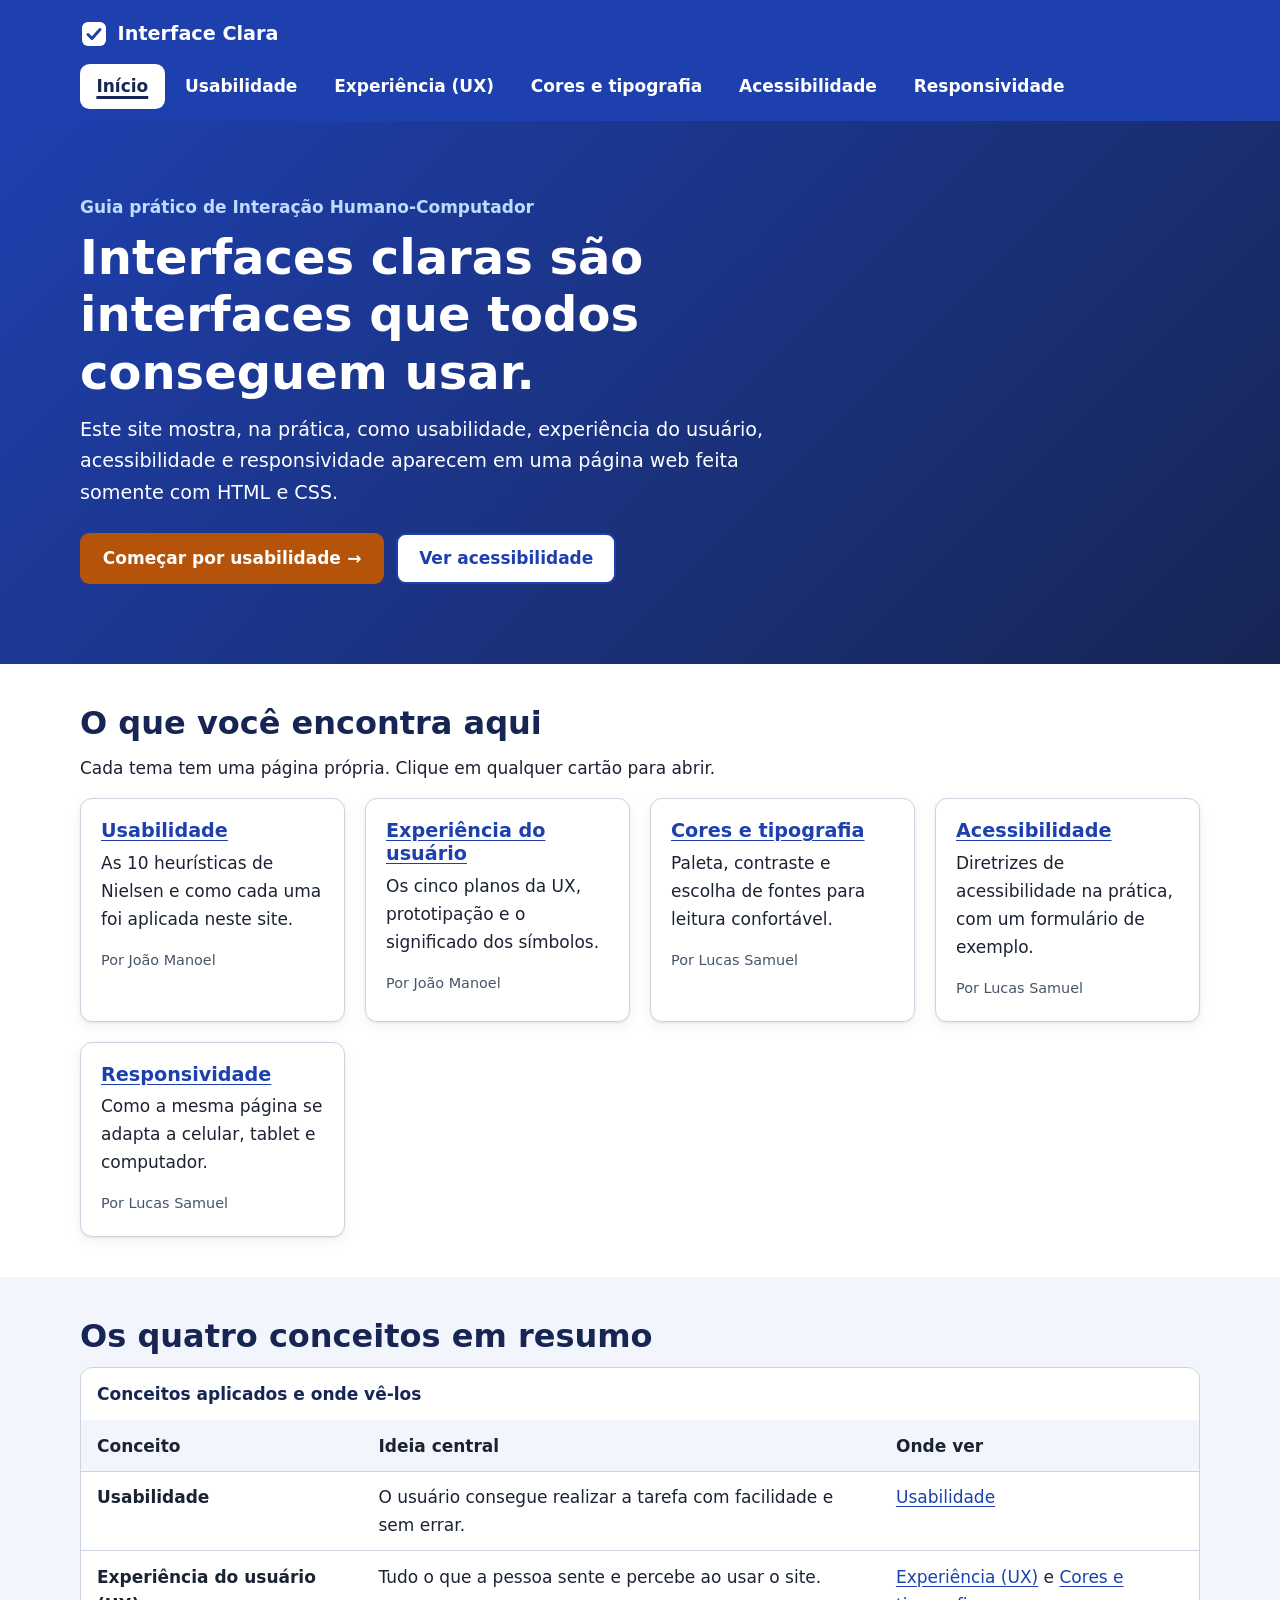
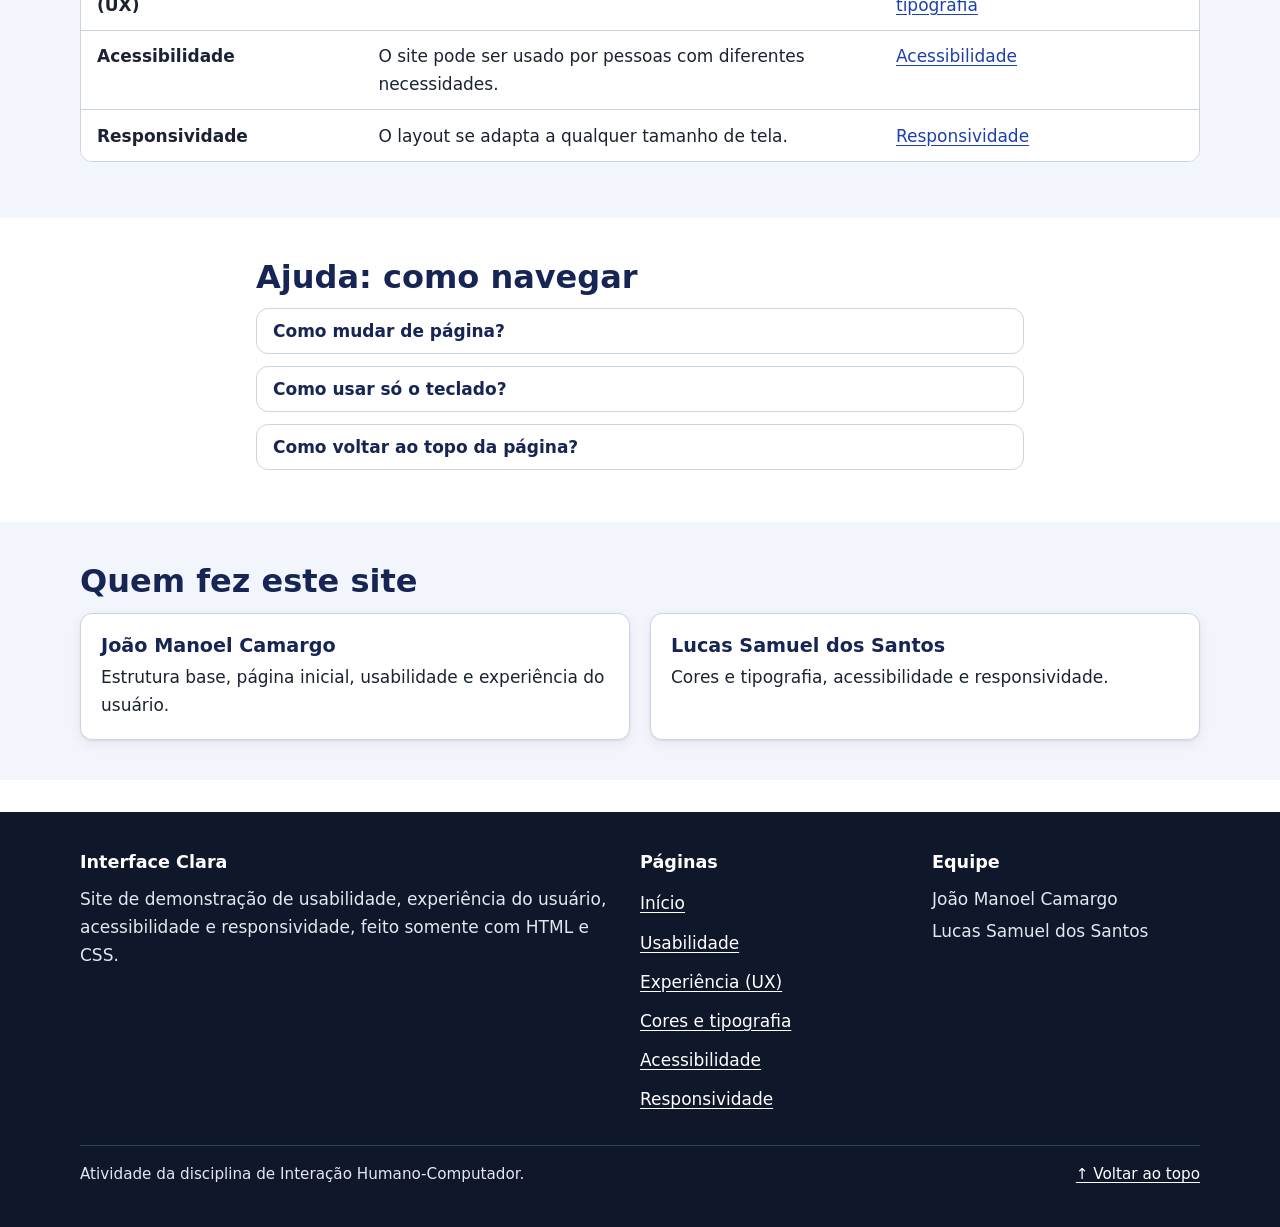
<file: index.html>
<!DOCTYPE html>
<html lang="pt-BR">
<head>
  <meta charset="UTF-8">
  <meta name="viewport" content="width=device-width, initial-scale=1">
  <meta name="description" content="Site de demonstração de usabilidade, UX, acessibilidade e responsividade feito com HTML e CSS.">
  <meta name="theme-color" content="#1e40af">
  <title>Início — Interface Clara</title>
  <link rel="stylesheet" href="css/base.css">
  <link rel="stylesheet" href="css/home.css">
</head>
<body>
  <a class="skip-link" href="#conteudo">Pular para o conteúdo</a>
  <header class="site-header" id="topo">
    <div class="container header-inner">
      <a class="brand" href="index.html"><svg class="brand-icone" width="28" height="28" viewBox="0 0 28 28" aria-hidden="true" focusable="false"><rect x="2" y="2" width="24" height="24" rx="6" fill="#fff"/><path d="M8 14.5l4 4 8-9" fill="none" stroke="#1e40af" stroke-width="3" stroke-linecap="round" stroke-linejoin="round"/></svg><span>Interface Clara</span></a>
      <nav aria-label="Menu principal">
        <ul class="menu">
          <li><a href="index.html" aria-current="page">Início</a></li>
          <li><a href="heuristicas.html">Usabilidade</a></li>
          <li><a href="ux.html">Experiência (UX)</a></li>
          <li><a href="cores-tipografia.html">Cores e tipografia</a></li>
          <li><a href="acessibilidade.html">Acessibilidade</a></li>
          <li><a href="responsividade.html">Responsividade</a></li>
        </ul>
      </nav>
    </div>
  </header>

  <main id="conteudo">
    <section class="hero" aria-labelledby="hero-t">
      <div class="container">
        <p class="hero-sobre">Guia prático de Interação Humano-Computador</p>
        <h1 id="hero-t">Interfaces claras são interfaces que todos conseguem usar.</h1>
        <p class="lead">Este site mostra, na prática, como usabilidade, experiência do usuário, acessibilidade e responsividade aparecem em uma página web feita somente com HTML e CSS.</p>
        <p class="hero-acoes">
          <a class="btn btn-principal" href="heuristicas.html">Começar por usabilidade <span aria-hidden="true">→</span></a>
          <a class="btn btn-secundario" href="acessibilidade.html">Ver acessibilidade</a>
        </p>
      </div>
    </section>

    <section class="bloco" aria-labelledby="temas-t">
      <div class="container">
        <h2 id="temas-t">O que você encontra aqui</h2>
        <p>Cada tema tem uma página própria. Clique em qualquer cartão para abrir.</p>
        <div class="cards">
          <article class="card card-link">
            <h3><a href="heuristicas.html">Usabilidade</a></h3>
            <p>As 10 heurísticas de Nielsen e como cada uma foi aplicada neste site.</p>
            <p class="card-autor">Por João Manoel</p>
          </article>
          <article class="card card-link">
            <h3><a href="ux.html">Experiência do usuário</a></h3>
            <p>Os cinco planos da UX, prototipação e o significado dos símbolos.</p>
            <p class="card-autor">Por João Manoel</p>
          </article>
          <article class="card card-link">
            <h3><a href="cores-tipografia.html">Cores e tipografia</a></h3>
            <p>Paleta, contraste e escolha de fontes para leitura confortável.</p>
            <p class="card-autor">Por Lucas Samuel</p>
          </article>
          <article class="card card-link">
            <h3><a href="acessibilidade.html">Acessibilidade</a></h3>
            <p>Diretrizes de acessibilidade na prática, com um formulário de exemplo.</p>
            <p class="card-autor">Por Lucas Samuel</p>
          </article>
          <article class="card card-link">
            <h3><a href="responsividade.html">Responsividade</a></h3>
            <p>Como a mesma página se adapta a celular, tablet e computador.</p>
            <p class="card-autor">Por Lucas Samuel</p>
          </article>
        </div>
      </div>
    </section>

    <section class="bloco bloco-suave" aria-labelledby="conceitos-t">
      <div class="container">
        <h2 id="conceitos-t">Os quatro conceitos em resumo</h2>
        <div class="tabela-wrap" role="region" aria-label="Conceitos aplicados e onde vê-los" tabindex="0">
          <table>
            <caption>Conceitos aplicados e onde vê-los</caption>
            <thead><tr><th scope="col">Conceito</th><th scope="col">Ideia central</th><th scope="col">Onde ver</th></tr></thead>
            <tbody>
            <tr><th scope="row">Usabilidade</th><td>O usuário consegue realizar a tarefa com facilidade e sem errar.</td><td><a href="heuristicas.html">Usabilidade</a></td></tr>
            <tr><th scope="row">Experiência do usuário (UX)</th><td>Tudo o que a pessoa sente e percebe ao usar o site.</td><td><a href="ux.html">Experiência (UX)</a> e <a href="cores-tipografia.html">Cores e tipografia</a></td></tr>
            <tr><th scope="row">Acessibilidade</th><td>O site pode ser usado por pessoas com diferentes necessidades.</td><td><a href="acessibilidade.html">Acessibilidade</a></td></tr>
            <tr><th scope="row">Responsividade</th><td>O layout se adapta a qualquer tamanho de tela.</td><td><a href="responsividade.html">Responsividade</a></td></tr>
            </tbody>
          </table>
        </div>
      </div>
    </section>

    <section class="bloco" aria-labelledby="ajuda-t">
      <div class="container ajuda">
        <h2 id="ajuda-t">Ajuda: como navegar</h2>
        <details>
          <summary>Como mudar de página?</summary>
          <p>Use o menu no topo. A página em que você está fica com fundo branco e sublinhado. No fim de cada página há botões de “Anterior” e “Próxima”.</p>
        </details>
        <details>
          <summary>Como usar só o teclado?</summary>
          <p>Use <kbd>Tab</kbd> para avançar e <kbd>Shift</kbd> + <kbd>Tab</kbd> para voltar. Aperte <kbd>Enter</kbd> para abrir um link. O item selecionado fica com um contorno bem visível. O primeiro <kbd>Tab</kbd> mostra o atalho “Pular para o conteúdo”.</p>
        </details>
        <details>
          <summary>Como voltar ao topo da página?</summary>
          <p>Use o link “↑ Voltar ao topo” no rodapé de todas as páginas.</p>
        </details>
      </div>
    </section>

    <section class="bloco bloco-suave" aria-labelledby="equipe-t">
      <div class="container">
        <h2 id="equipe-t">Quem fez este site</h2>
        <div class="cards">
          <article class="card">
            <h3>João Manoel Camargo</h3>
            <p>Estrutura base, página inicial, usabilidade e experiência do usuário.</p>
          </article>
          <article class="card">
            <h3>Lucas Samuel dos Santos</h3>
            <p>Cores e tipografia, acessibilidade e responsividade.</p>
          </article>
        </div>
      </div>
    </section>
  </main>

  <footer class="site-footer">
    <div class="container">
      <div class="footer-grid">
        <div>
          <h2>Interface Clara</h2>
          <p>Site de demonstração de usabilidade, experiência do usuário, acessibilidade e responsividade, feito somente com HTML e CSS.</p>
        </div>
        <nav aria-label="Páginas do site">
          <h2>Páginas</h2>
          <ul>
          <li><a href="index.html">Início</a></li>
          <li><a href="heuristicas.html">Usabilidade</a></li>
          <li><a href="ux.html">Experiência (UX)</a></li>
          <li><a href="cores-tipografia.html">Cores e tipografia</a></li>
          <li><a href="acessibilidade.html">Acessibilidade</a></li>
          <li><a href="responsividade.html">Responsividade</a></li>
          </ul>
        </nav>
        <div>
          <h2>Equipe</h2>
          <ul>
            <li>João Manoel Camargo</li>
            <li>Lucas Samuel dos Santos</li>
          </ul>
        </div>
      </div>
      <div class="footer-base">
        <p>Atividade da disciplina de Interação Humano-Computador.</p>
        <a href="#topo">↑ Voltar ao topo</a>
      </div>
    </div>
  </footer>
</body>
</html>
</file>
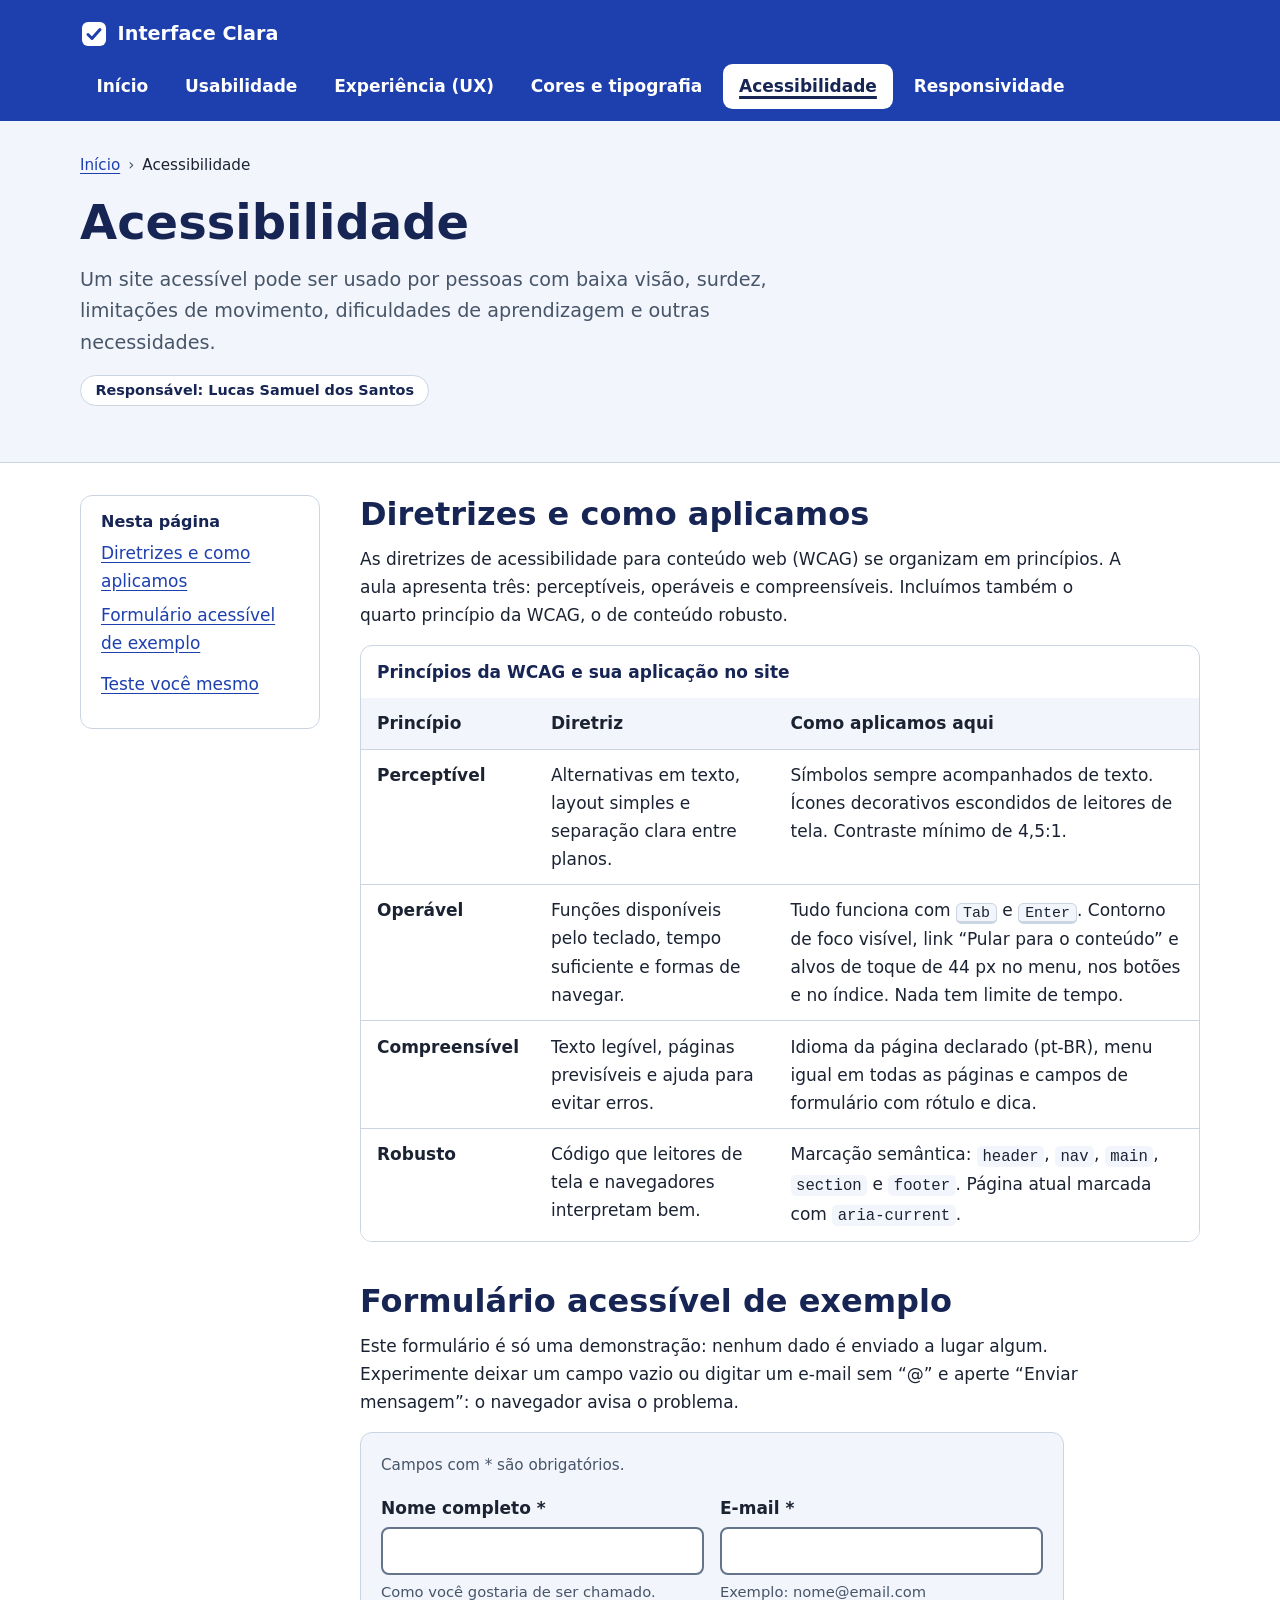
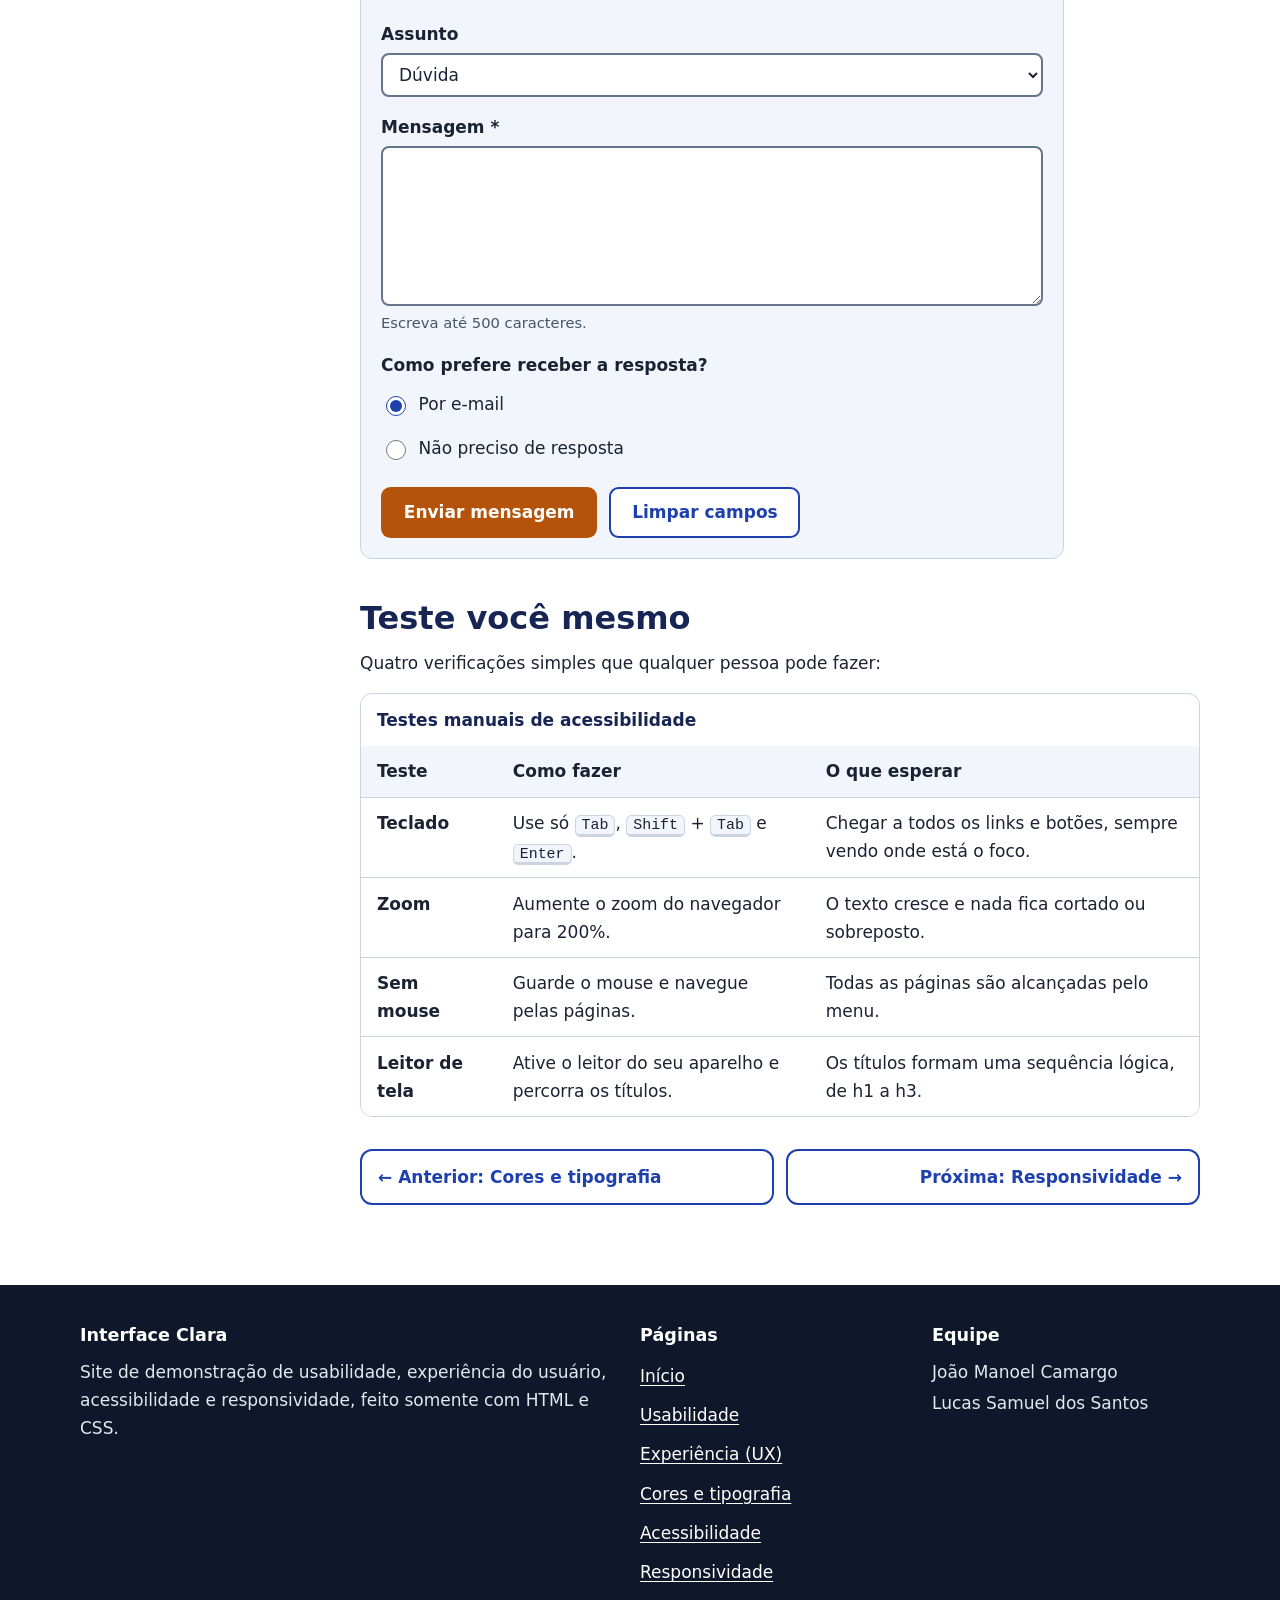
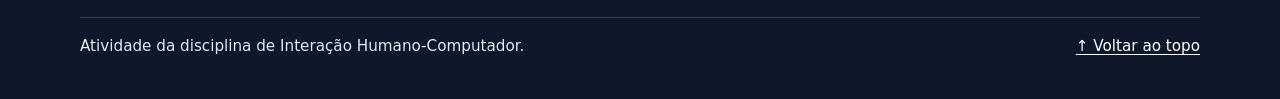
<file: acessibilidade.html>
<!DOCTYPE html>
<html lang="pt-BR">
<head>
  <meta charset="UTF-8">
  <meta name="viewport" content="width=device-width, initial-scale=1">
  <meta name="description" content="Diretrizes de acessibilidade aplicadas ao site Interface Clara, com formulário acessível de exemplo.">
  <meta name="theme-color" content="#1e40af">
  <title>Acessibilidade — Interface Clara</title>
  <link rel="stylesheet" href="css/base.css">
  <link rel="stylesheet" href="css/acessibilidade.css">
</head>
<body>
  <a class="skip-link" href="#conteudo">Pular para o conteúdo</a>
  <header class="site-header" id="topo">
    <div class="container header-inner">
      <a class="brand" href="index.html"><svg class="brand-icone" width="28" height="28" viewBox="0 0 28 28" aria-hidden="true" focusable="false"><rect x="2" y="2" width="24" height="24" rx="6" fill="#fff"/><path d="M8 14.5l4 4 8-9" fill="none" stroke="#1e40af" stroke-width="3" stroke-linecap="round" stroke-linejoin="round"/></svg><span>Interface Clara</span></a>
      <nav aria-label="Menu principal">
        <ul class="menu">
          <li><a href="index.html">Início</a></li>
          <li><a href="heuristicas.html">Usabilidade</a></li>
          <li><a href="ux.html">Experiência (UX)</a></li>
          <li><a href="cores-tipografia.html">Cores e tipografia</a></li>
          <li><a href="acessibilidade.html" aria-current="page">Acessibilidade</a></li>
          <li><a href="responsividade.html">Responsividade</a></li>
        </ul>
      </nav>
    </div>
  </header>

  <main id="conteudo">
    <div class="page-hero">
      <div class="container">
        <nav class="breadcrumb" aria-label="Você está em">
          <ol>
            <li><a href="index.html">Início</a></li>
            <li><span aria-current="page">Acessibilidade</span></li>
          </ol>
        </nav>
        <h1>Acessibilidade</h1>
        <p class="lead">Um site acessível pode ser usado por pessoas com baixa visão, surdez, limitações de movimento, dificuldades de aprendizagem e outras necessidades.</p>
        <p class="etiqueta">Responsável: Lucas Samuel dos Santos</p>
      </div>
    </div>

    <div class="container layout">
      <aside class="toc">
        <nav aria-label="Nesta página">
          <h2 class="toc-titulo">Nesta página</h2>
          <ul>
          <li><a href="#diretrizes">Diretrizes e como aplicamos</a></li>
          <li><a href="#formulario">Formulário acessível de exemplo</a></li>
          <li><a href="#teste-teclado">Teste você mesmo</a></li>
          </ul>
        </nav>
      </aside>

      <div class="conteudo">
      <section id="diretrizes" aria-labelledby="diretrizes-t">
        <h2 id="diretrizes-t">Diretrizes e como aplicamos</h2>
        <p>As diretrizes de acessibilidade para conteúdo web (WCAG) se organizam em princípios. A aula apresenta três: perceptíveis, operáveis e compreensíveis. Incluímos também o quarto princípio da WCAG, o de conteúdo robusto.</p>
        <div class="tabela-wrap" role="region" aria-label="Princípios da WCAG e sua aplicação no site" tabindex="0">
          <table>
            <caption>Princípios da WCAG e sua aplicação no site</caption>
            <thead><tr><th scope="col">Princípio</th><th scope="col">Diretriz</th><th scope="col">Como aplicamos aqui</th></tr></thead>
            <tbody>
            <tr><th scope="row">Perceptível</th><td>Alternativas em texto, layout simples e separação clara entre planos.</td><td>Símbolos sempre acompanhados de texto. Ícones decorativos escondidos de leitores de tela. Contraste mínimo de 4,5:1.</td></tr>
            <tr><th scope="row">Operável</th><td>Funções disponíveis pelo teclado, tempo suficiente e formas de navegar.</td><td>Tudo funciona com <kbd>Tab</kbd> e <kbd>Enter</kbd>. Contorno de foco visível, link “Pular para o conteúdo” e alvos de toque de 44 px no menu, nos botões e no índice. Nada tem limite de tempo.</td></tr>
            <tr><th scope="row">Compreensível</th><td>Texto legível, páginas previsíveis e ajuda para evitar erros.</td><td>Idioma da página declarado (pt-BR), menu igual em todas as páginas e campos de formulário com rótulo e dica.</td></tr>
            <tr><th scope="row">Robusto</th><td>Código que leitores de tela e navegadores interpretam bem.</td><td>Marcação semântica: <code>header</code>, <code>nav</code>, <code>main</code>, <code>section</code> e <code>footer</code>. Página atual marcada com <code>aria-current</code>.</td></tr>
            </tbody>
          </table>
        </div>
      </section>

      <section id="formulario" aria-labelledby="formulario-t">
        <h2 id="formulario-t">Formulário acessível de exemplo</h2>
        <p>Este formulário é só uma demonstração: nenhum dado é enviado a lugar algum. Experimente deixar um campo vazio ou digitar um e-mail sem “@” e aperte “Enviar mensagem”: o navegador avisa o problema.</p>
        <form class="formulario" action="#formulario" method="get">
          <p class="obrigatorio-info">Campos com <span aria-hidden="true">*</span><span class="visually-hidden">asterisco</span> são obrigatórios.</p>
          <div class="campo">
            <label for="nome">Nome completo <span aria-hidden="true">*</span></label>
            <input type="text" id="nome" name="nome" autocomplete="name" required aria-describedby="nome-dica">
            <p class="dica" id="nome-dica">Como você gostaria de ser chamado.</p>
          </div>
          <div class="campo">
            <label for="email">E-mail <span aria-hidden="true">*</span></label>
            <input type="email" id="email" name="email" autocomplete="email" required aria-describedby="email-dica">
            <p class="dica" id="email-dica">Exemplo: nome@email.com</p>
          </div>
          <div class="campo campo-largo">
            <label for="assunto">Assunto</label>
            <select id="assunto" name="assunto">
              <option value="duvida">Dúvida</option>
              <option value="sugestao">Sugestão</option>
              <option value="elogio">Elogio</option>
            </select>
          </div>
          <div class="campo campo-largo">
            <label for="mensagem">Mensagem <span aria-hidden="true">*</span></label>
            <textarea id="mensagem" name="mensagem" rows="5" maxlength="500" required aria-describedby="mensagem-dica"></textarea>
            <p class="dica" id="mensagem-dica">Escreva até 500 caracteres.</p>
          </div>
          <fieldset class="campo">
            <legend>Como prefere receber a resposta?</legend>
            <label class="opcao"><input type="radio" name="resposta" value="email" checked> Por e-mail</label>
            <label class="opcao"><input type="radio" name="resposta" value="nenhuma"> Não preciso de resposta</label>
          </fieldset>
          <p class="acoes">
            <button class="btn btn-principal" type="submit">Enviar mensagem</button>
            <button class="btn btn-secundario" type="reset">Limpar campos</button>
          </p>
        </form>
      </section>

      <section id="teste-teclado" aria-labelledby="teste-teclado-t">
        <h2 id="teste-teclado-t">Teste você mesmo</h2>
        <p>Quatro verificações simples que qualquer pessoa pode fazer:</p>
        <div class="tabela-wrap" role="region" aria-label="Testes manuais de acessibilidade" tabindex="0">
          <table>
            <caption>Testes manuais de acessibilidade</caption>
            <thead><tr><th scope="col">Teste</th><th scope="col">Como fazer</th><th scope="col">O que esperar</th></tr></thead>
            <tbody>
            <tr><th scope="row">Teclado</th><td>Use só <kbd>Tab</kbd>, <kbd>Shift</kbd> + <kbd>Tab</kbd> e <kbd>Enter</kbd>.</td><td>Chegar a todos os links e botões, sempre vendo onde está o foco.</td></tr>
            <tr><th scope="row">Zoom</th><td>Aumente o zoom do navegador para 200%.</td><td>O texto cresce e nada fica cortado ou sobreposto.</td></tr>
            <tr><th scope="row">Sem mouse</th><td>Guarde o mouse e navegue pelas páginas.</td><td>Todas as páginas são alcançadas pelo menu.</td></tr>
            <tr><th scope="row">Leitor de tela</th><td>Ative o leitor do seu aparelho e percorra os títulos.</td><td>Os títulos formam uma sequência lógica, de h1 a h3.</td></tr>
            </tbody>
          </table>
        </div>
      </section>

  <nav class="pager" aria-label="Navegação entre páginas">
    <a class="ant" rel="prev" href="cores-tipografia.html"><span aria-hidden="true">←&nbsp;</span> Anterior: Cores e tipografia</a>
    <a class="prox" rel="next" href="responsividade.html">Próxima: Responsividade <span aria-hidden="true">&nbsp;→</span></a>
  </nav>
      </div>
    </div>
  </main>

  <footer class="site-footer">
    <div class="container">
      <div class="footer-grid">
        <div>
          <h2>Interface Clara</h2>
          <p>Site de demonstração de usabilidade, experiência do usuário, acessibilidade e responsividade, feito somente com HTML e CSS.</p>
        </div>
        <nav aria-label="Páginas do site">
          <h2>Páginas</h2>
          <ul>
          <li><a href="index.html">Início</a></li>
          <li><a href="heuristicas.html">Usabilidade</a></li>
          <li><a href="ux.html">Experiência (UX)</a></li>
          <li><a href="cores-tipografia.html">Cores e tipografia</a></li>
          <li><a href="acessibilidade.html">Acessibilidade</a></li>
          <li><a href="responsividade.html">Responsividade</a></li>
          </ul>
        </nav>
        <div>
          <h2>Equipe</h2>
          <ul>
            <li>João Manoel Camargo</li>
            <li>Lucas Samuel dos Santos</li>
          </ul>
        </div>
      </div>
      <div class="footer-base">
        <p>Atividade da disciplina de Interação Humano-Computador.</p>
        <a href="#topo">↑ Voltar ao topo</a>
      </div>
    </div>
  </footer>
</body>
</html>
</file>
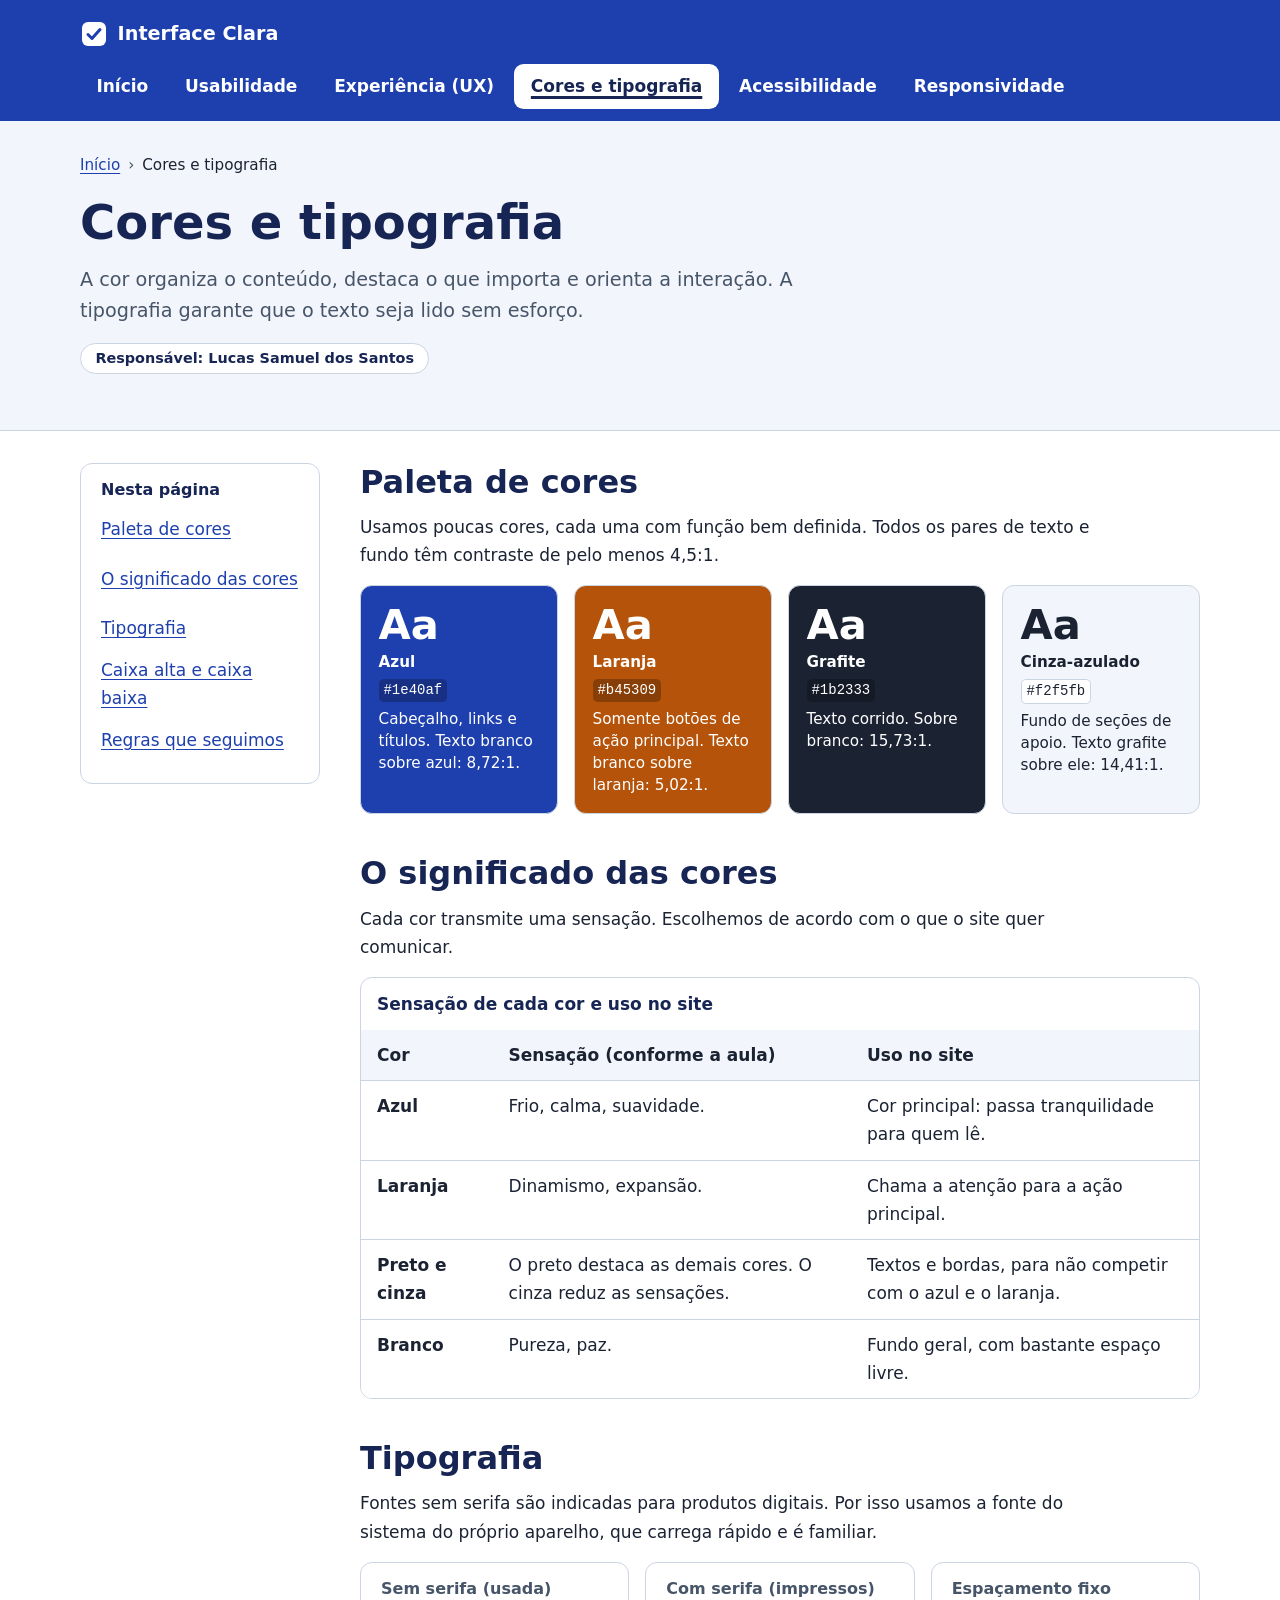
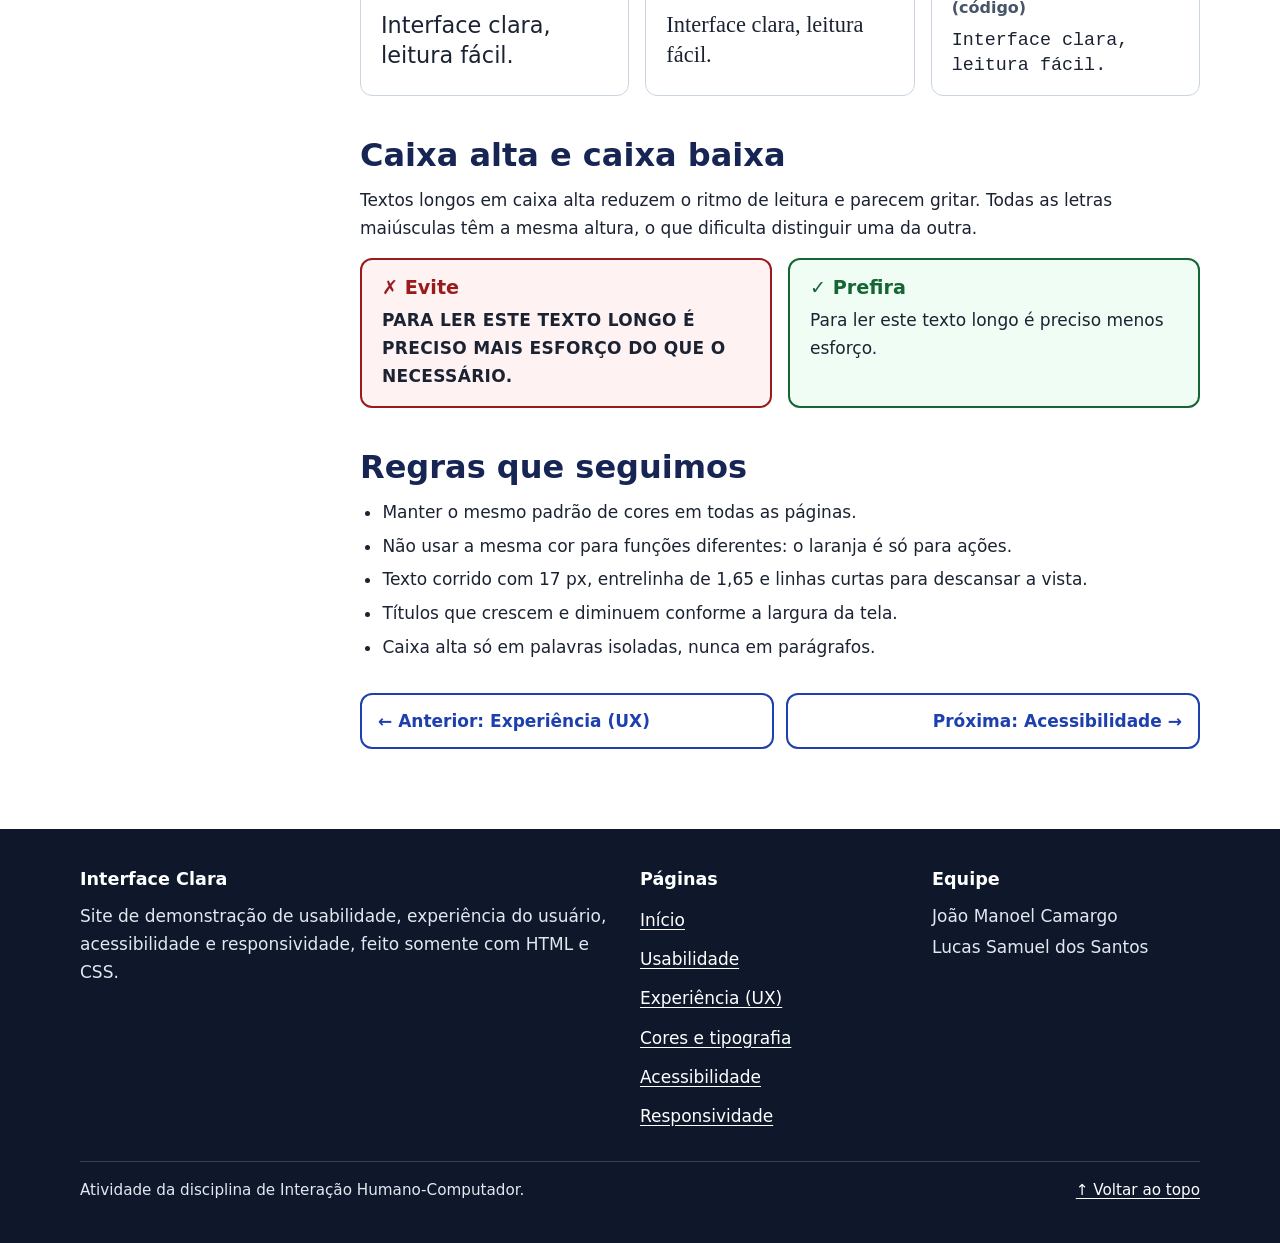
<file: cores-tipografia.html>
<!DOCTYPE html>
<html lang="pt-BR">
<head>
  <meta charset="UTF-8">
  <meta name="viewport" content="width=device-width, initial-scale=1">
  <meta name="description" content="Paleta de cores, contraste e escolha tipográfica do site Interface Clara.">
  <meta name="theme-color" content="#1e40af">
  <title>Cores e tipografia — Interface Clara</title>
  <link rel="stylesheet" href="css/base.css">
  <link rel="stylesheet" href="css/cores-tipografia.css">
</head>
<body>
  <a class="skip-link" href="#conteudo">Pular para o conteúdo</a>
  <header class="site-header" id="topo">
    <div class="container header-inner">
      <a class="brand" href="index.html"><svg class="brand-icone" width="28" height="28" viewBox="0 0 28 28" aria-hidden="true" focusable="false"><rect x="2" y="2" width="24" height="24" rx="6" fill="#fff"/><path d="M8 14.5l4 4 8-9" fill="none" stroke="#1e40af" stroke-width="3" stroke-linecap="round" stroke-linejoin="round"/></svg><span>Interface Clara</span></a>
      <nav aria-label="Menu principal">
        <ul class="menu">
          <li><a href="index.html">Início</a></li>
          <li><a href="heuristicas.html">Usabilidade</a></li>
          <li><a href="ux.html">Experiência (UX)</a></li>
          <li><a href="cores-tipografia.html" aria-current="page">Cores e tipografia</a></li>
          <li><a href="acessibilidade.html">Acessibilidade</a></li>
          <li><a href="responsividade.html">Responsividade</a></li>
        </ul>
      </nav>
    </div>
  </header>

  <main id="conteudo">
    <div class="page-hero">
      <div class="container">
        <nav class="breadcrumb" aria-label="Você está em">
          <ol>
            <li><a href="index.html">Início</a></li>
            <li><span aria-current="page">Cores e tipografia</span></li>
          </ol>
        </nav>
        <h1>Cores e tipografia</h1>
        <p class="lead">A cor organiza o conteúdo, destaca o que importa e orienta a interação. A tipografia garante que o texto seja lido sem esforço.</p>
        <p class="etiqueta">Responsável: Lucas Samuel dos Santos</p>
      </div>
    </div>

    <div class="container layout">
      <aside class="toc">
        <nav aria-label="Nesta página">
          <h2 class="toc-titulo">Nesta página</h2>
          <ul>
          <li><a href="#paleta">Paleta de cores</a></li>
          <li><a href="#significado">O significado das cores</a></li>
          <li><a href="#tipografia">Tipografia</a></li>
          <li><a href="#caixa-alta">Caixa alta e caixa baixa</a></li>
          <li><a href="#regras">Regras que seguimos</a></li>
          </ul>
        </nav>
      </aside>

      <div class="conteudo">
      <section id="paleta" aria-labelledby="paleta-t">
        <h2 id="paleta-t">Paleta de cores</h2>
        <p>Usamos poucas cores, cada uma com função bem definida. Todos os pares de texto e fundo têm contraste de pelo menos 4,5:1.</p>
        <div class="amostras">
          <div class="amostra am-primaria"><span class="am-aa" aria-hidden="true">Aa</span><strong>Azul</strong><code>#1e40af</code><span>Cabeçalho, links e títulos. Texto branco sobre azul: 8,72:1.</span></div>
          <div class="amostra am-destaque"><span class="am-aa" aria-hidden="true">Aa</span><strong>Laranja</strong><code>#b45309</code><span>Somente botões de ação principal. Texto branco sobre laranja: 5,02:1.</span></div>
          <div class="amostra am-texto"><span class="am-aa" aria-hidden="true">Aa</span><strong>Grafite</strong><code>#1b2333</code><span>Texto corrido. Sobre branco: 15,73:1.</span></div>
          <div class="amostra am-suave"><span class="am-aa" aria-hidden="true">Aa</span><strong>Cinza-azulado</strong><code>#f2f5fb</code><span>Fundo de seções de apoio. Texto grafite sobre ele: 14,41:1.</span></div>
        </div>
      </section>

      <section id="significado" aria-labelledby="significado-t">
        <h2 id="significado-t">O significado das cores</h2>
        <p>Cada cor transmite uma sensação. Escolhemos de acordo com o que o site quer comunicar.</p>
        <div class="tabela-wrap" role="region" aria-label="Sensação de cada cor e uso no site" tabindex="0">
          <table>
            <caption>Sensação de cada cor e uso no site</caption>
            <thead><tr><th scope="col">Cor</th><th scope="col">Sensação (conforme a aula)</th><th scope="col">Uso no site</th></tr></thead>
            <tbody>
            <tr><th scope="row">Azul</th><td>Frio, calma, suavidade.</td><td>Cor principal: passa tranquilidade para quem lê.</td></tr>
            <tr><th scope="row">Laranja</th><td>Dinamismo, expansão.</td><td>Chama a atenção para a ação principal.</td></tr>
            <tr><th scope="row">Preto e cinza</th><td>O preto destaca as demais cores. O cinza reduz as sensações.</td><td>Textos e bordas, para não competir com o azul e o laranja.</td></tr>
            <tr><th scope="row">Branco</th><td>Pureza, paz.</td><td>Fundo geral, com bastante espaço livre.</td></tr>
            </tbody>
          </table>
        </div>
      </section>

      <section id="tipografia" aria-labelledby="tipografia-t">
        <h2 id="tipografia-t">Tipografia</h2>
        <p>Fontes sem serifa são indicadas para produtos digitais. Por isso usamos a fonte do sistema do próprio aparelho, que carrega rápido e é familiar.</p>
        <div class="tipos">
          <div class="tipo">
            <h3>Sem serifa (usada)</h3>
            <p class="t-sans">Interface clara, leitura fácil.</p>
          </div>
          <div class="tipo">
            <h3>Com serifa (impressos)</h3>
            <p class="t-serif">Interface clara, leitura fácil.</p>
          </div>
          <div class="tipo">
            <h3>Espaçamento fixo (código)</h3>
            <p class="t-mono">Interface clara, leitura fácil.</p>
          </div>
        </div>
      </section>

      <section id="caixa-alta" aria-labelledby="caixa-alta-t">
        <h2 id="caixa-alta-t">Caixa alta e caixa baixa</h2>
        <p>Textos longos em caixa alta reduzem o ritmo de leitura e parecem gritar. Todas as letras maiúsculas têm a mesma altura, o que dificulta distinguir uma da outra.</p>
        <div class="comparacao">
          <div class="ex ex-ruim">
            <h3><span aria-hidden="true">✗</span> Evite</h3>
            <p class="caixa-alta">Para ler este texto longo é preciso mais esforço do que o necessário.</p>
          </div>
          <div class="ex ex-bom">
            <h3><span aria-hidden="true">✓</span> Prefira</h3>
            <p>Para ler este texto longo é preciso menos esforço.</p>
          </div>
        </div>
      </section>

      <section id="regras" aria-labelledby="regras-t">
        <h2 id="regras-t">Regras que seguimos</h2>
        <ul>
          <li>Manter o mesmo padrão de cores em todas as páginas.</li>
          <li>Não usar a mesma cor para funções diferentes: o laranja é só para ações.</li>
          <li>Texto corrido com 17 px, entrelinha de 1,65 e linhas curtas para descansar a vista.</li>
          <li>Títulos que crescem e diminuem conforme a largura da tela.</li>
          <li>Caixa alta só em palavras isoladas, nunca em parágrafos.</li>
        </ul>
      </section>

  <nav class="pager" aria-label="Navegação entre páginas">
    <a class="ant" rel="prev" href="ux.html"><span aria-hidden="true">←&nbsp;</span> Anterior: Experiência (UX)</a>
    <a class="prox" rel="next" href="acessibilidade.html">Próxima: Acessibilidade <span aria-hidden="true">&nbsp;→</span></a>
  </nav>
      </div>
    </div>
  </main>

  <footer class="site-footer">
    <div class="container">
      <div class="footer-grid">
        <div>
          <h2>Interface Clara</h2>
          <p>Site de demonstração de usabilidade, experiência do usuário, acessibilidade e responsividade, feito somente com HTML e CSS.</p>
        </div>
        <nav aria-label="Páginas do site">
          <h2>Páginas</h2>
          <ul>
          <li><a href="index.html">Início</a></li>
          <li><a href="heuristicas.html">Usabilidade</a></li>
          <li><a href="ux.html">Experiência (UX)</a></li>
          <li><a href="cores-tipografia.html">Cores e tipografia</a></li>
          <li><a href="acessibilidade.html">Acessibilidade</a></li>
          <li><a href="responsividade.html">Responsividade</a></li>
          </ul>
        </nav>
        <div>
          <h2>Equipe</h2>
          <ul>
            <li>João Manoel Camargo</li>
            <li>Lucas Samuel dos Santos</li>
          </ul>
        </div>
      </div>
      <div class="footer-base">
        <p>Atividade da disciplina de Interação Humano-Computador.</p>
        <a href="#topo">↑ Voltar ao topo</a>
      </div>
    </div>
  </footer>
</body>
</html>
</file>
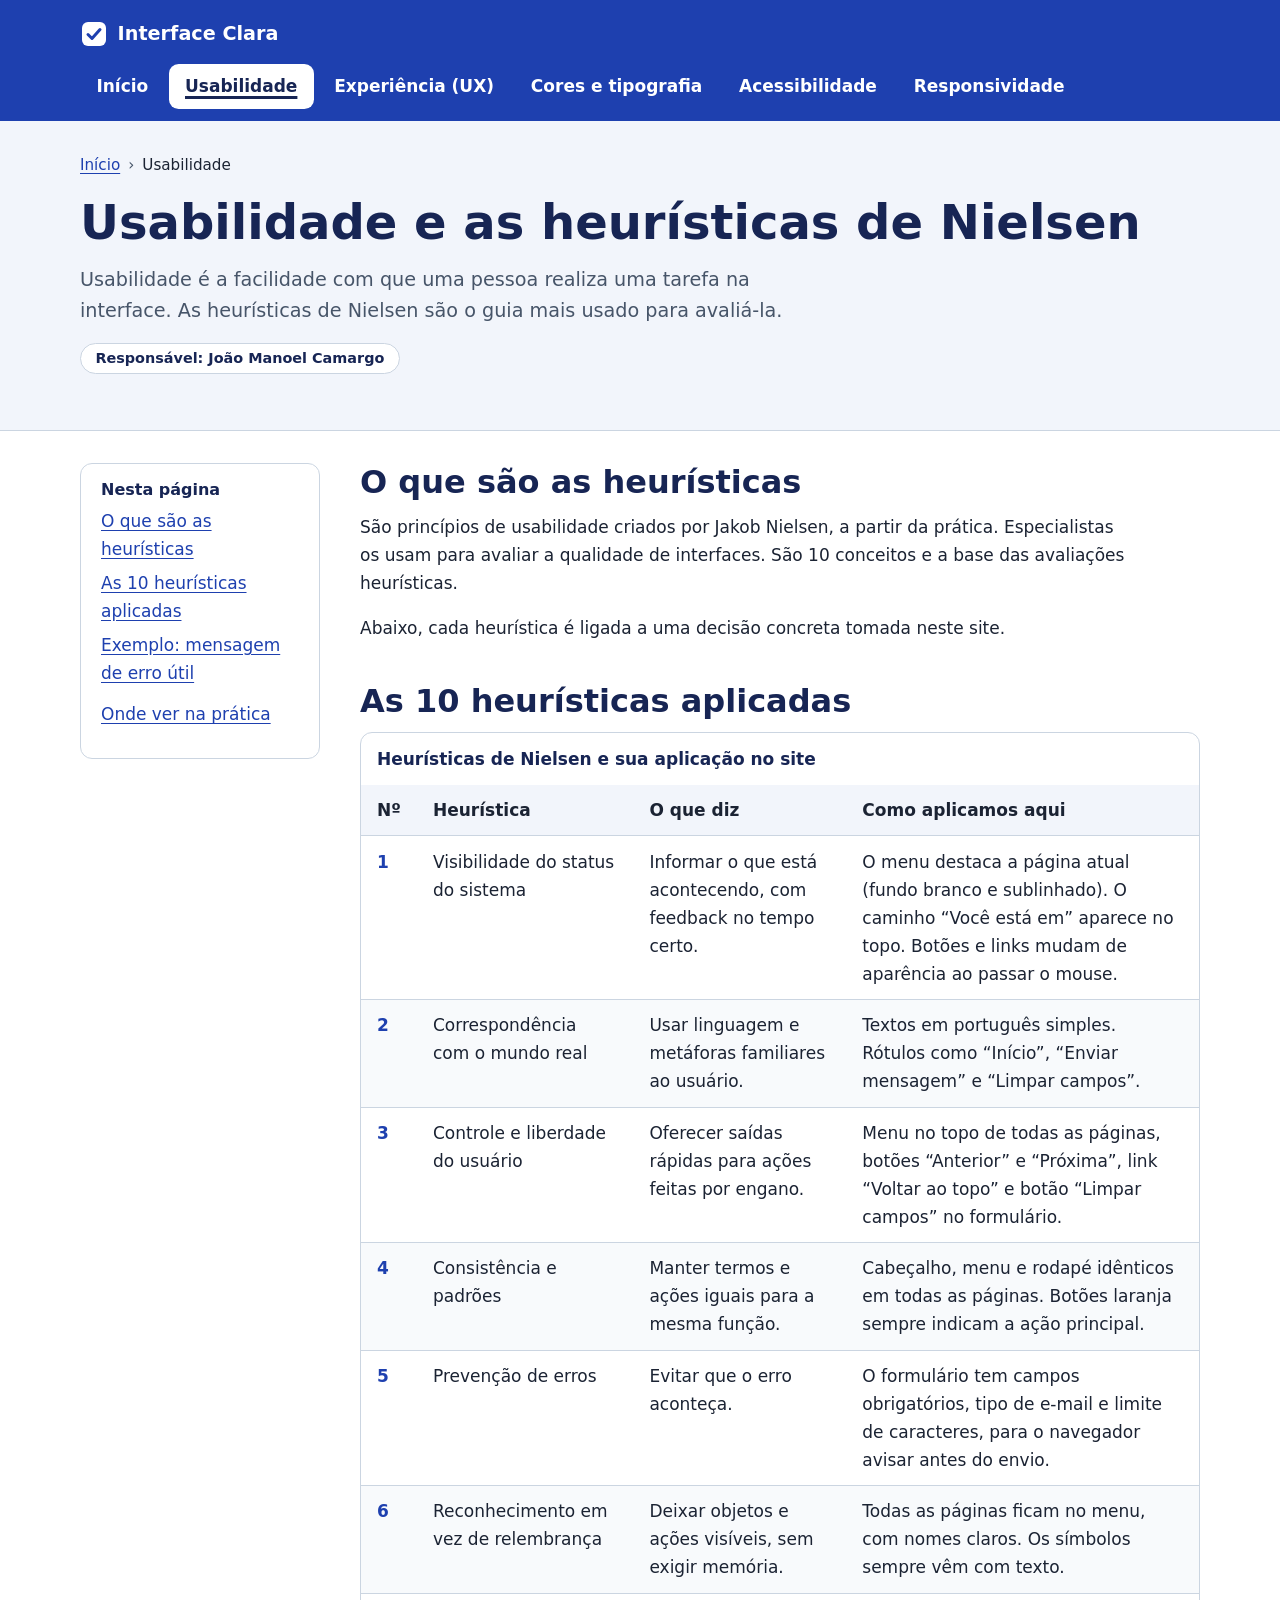
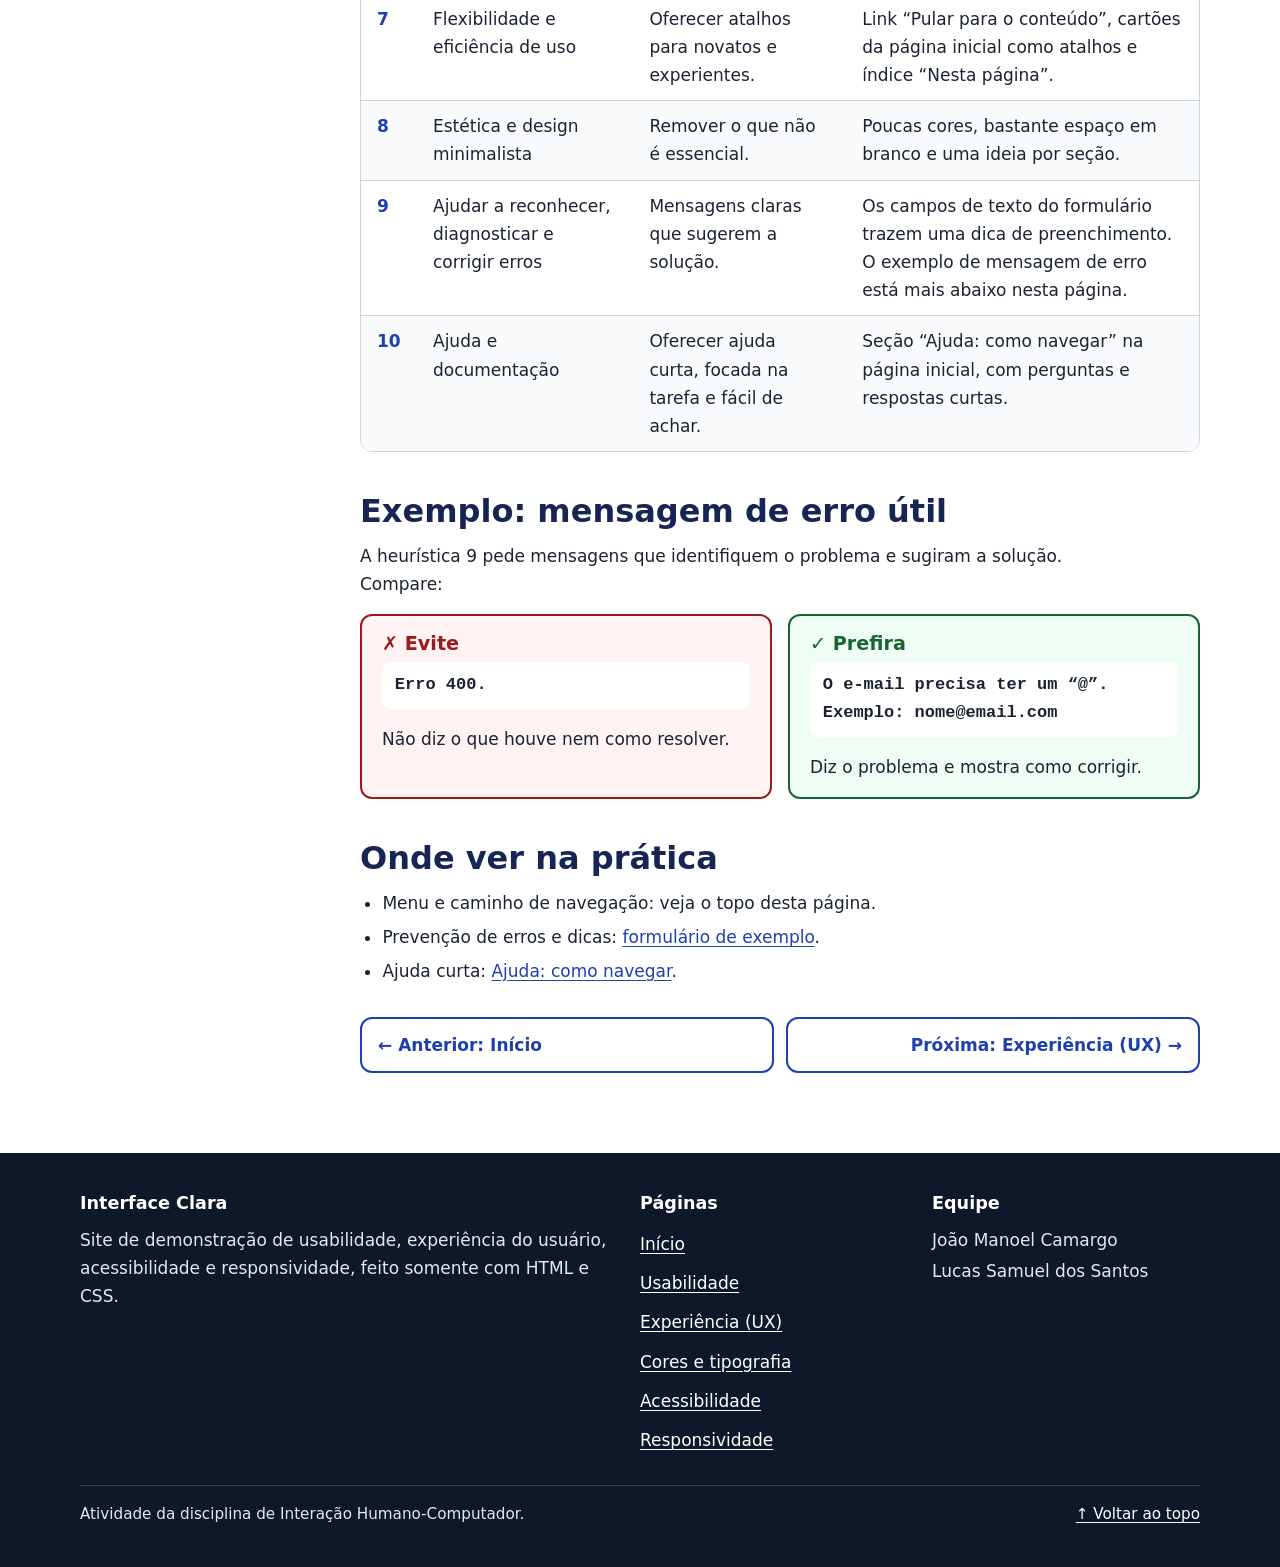
<file: heuristicas.html>
<!DOCTYPE html>
<html lang="pt-BR">
<head>
  <meta charset="UTF-8">
  <meta name="viewport" content="width=device-width, initial-scale=1">
  <meta name="description" content="As 10 heurísticas de Nielsen aplicadas ao site Interface Clara.">
  <meta name="theme-color" content="#1e40af">
  <title>Usabilidade e as heurísticas de Nielsen — Interface Clara</title>
  <link rel="stylesheet" href="css/base.css">
  <link rel="stylesheet" href="css/heuristicas.css">
</head>
<body>
  <a class="skip-link" href="#conteudo">Pular para o conteúdo</a>
  <header class="site-header" id="topo">
    <div class="container header-inner">
      <a class="brand" href="index.html"><svg class="brand-icone" width="28" height="28" viewBox="0 0 28 28" aria-hidden="true" focusable="false"><rect x="2" y="2" width="24" height="24" rx="6" fill="#fff"/><path d="M8 14.5l4 4 8-9" fill="none" stroke="#1e40af" stroke-width="3" stroke-linecap="round" stroke-linejoin="round"/></svg><span>Interface Clara</span></a>
      <nav aria-label="Menu principal">
        <ul class="menu">
          <li><a href="index.html">Início</a></li>
          <li><a href="heuristicas.html" aria-current="page">Usabilidade</a></li>
          <li><a href="ux.html">Experiência (UX)</a></li>
          <li><a href="cores-tipografia.html">Cores e tipografia</a></li>
          <li><a href="acessibilidade.html">Acessibilidade</a></li>
          <li><a href="responsividade.html">Responsividade</a></li>
        </ul>
      </nav>
    </div>
  </header>

  <main id="conteudo">
    <div class="page-hero">
      <div class="container">
        <nav class="breadcrumb" aria-label="Você está em">
          <ol>
            <li><a href="index.html">Início</a></li>
            <li><span aria-current="page">Usabilidade</span></li>
          </ol>
        </nav>
        <h1>Usabilidade e as heurísticas de Nielsen</h1>
        <p class="lead">Usabilidade é a facilidade com que uma pessoa realiza uma tarefa na interface. As heurísticas de Nielsen são o guia mais usado para avaliá-la.</p>
        <p class="etiqueta">Responsável: João Manoel Camargo</p>
      </div>
    </div>

    <div class="container layout">
      <aside class="toc">
        <nav aria-label="Nesta página">
          <h2 class="toc-titulo">Nesta página</h2>
          <ul>
          <li><a href="#o-que-e">O que são as heurísticas</a></li>
          <li><a href="#tabela">As 10 heurísticas aplicadas</a></li>
          <li><a href="#exemplo-erro">Exemplo: mensagem de erro útil</a></li>
          <li><a href="#ver-na-pratica">Onde ver na prática</a></li>
          </ul>
        </nav>
      </aside>

      <div class="conteudo">
      <section id="o-que-e" aria-labelledby="o-que-e-t">
        <h2 id="o-que-e-t">O que são as heurísticas</h2>
        <p>São princípios de usabilidade criados por Jakob Nielsen, a partir da prática. Especialistas os usam para avaliar a qualidade de interfaces. São 10 conceitos e a base das avaliações heurísticas.</p>
        <p>Abaixo, cada heurística é ligada a uma decisão concreta tomada neste site.</p>
      </section>

      <section id="tabela" aria-labelledby="tabela-t">
        <h2 id="tabela-t">As 10 heurísticas aplicadas</h2>
        <div class="tabela-wrap" role="region" aria-label="Heurísticas de Nielsen e sua aplicação no site" tabindex="0">
          <table>
            <caption>Heurísticas de Nielsen e sua aplicação no site</caption>
            <thead><tr><th scope="col">Nº</th><th scope="col">Heurística</th><th scope="col">O que diz</th><th scope="col">Como aplicamos aqui</th></tr></thead>
            <tbody>
            <tr><td>1</td><td>Visibilidade do status do sistema</td><td>Informar o que está acontecendo, com feedback no tempo certo.</td><td>O menu destaca a página atual (fundo branco e sublinhado). O caminho “Você está em” aparece no topo. Botões e links mudam de aparência ao passar o mouse.</td></tr>
            <tr><td>2</td><td>Correspondência com o mundo real</td><td>Usar linguagem e metáforas familiares ao usuário.</td><td>Textos em português simples. Rótulos como “Início”, “Enviar mensagem” e “Limpar campos”.</td></tr>
            <tr><td>3</td><td>Controle e liberdade do usuário</td><td>Oferecer saídas rápidas para ações feitas por engano.</td><td>Menu no topo de todas as páginas, botões “Anterior” e “Próxima”, link “Voltar ao topo” e botão “Limpar campos” no formulário.</td></tr>
            <tr><td>4</td><td>Consistência e padrões</td><td>Manter termos e ações iguais para a mesma função.</td><td>Cabeçalho, menu e rodapé idênticos em todas as páginas. Botões laranja sempre indicam a ação principal.</td></tr>
            <tr><td>5</td><td>Prevenção de erros</td><td>Evitar que o erro aconteça.</td><td>O formulário tem campos obrigatórios, tipo de e-mail e limite de caracteres, para o navegador avisar antes do envio.</td></tr>
            <tr><td>6</td><td>Reconhecimento em vez de relembrança</td><td>Deixar objetos e ações visíveis, sem exigir memória.</td><td>Todas as páginas ficam no menu, com nomes claros. Os símbolos sempre vêm com texto.</td></tr>
            <tr><td>7</td><td>Flexibilidade e eficiência de uso</td><td>Oferecer atalhos para novatos e experientes.</td><td>Link “Pular para o conteúdo”, cartões da página inicial como atalhos e índice “Nesta página”.</td></tr>
            <tr><td>8</td><td>Estética e design minimalista</td><td>Remover o que não é essencial.</td><td>Poucas cores, bastante espaço em branco e uma ideia por seção.</td></tr>
            <tr><td>9</td><td>Ajudar a reconhecer, diagnosticar e corrigir erros</td><td>Mensagens claras que sugerem a solução.</td><td>Os campos de texto do formulário trazem uma dica de preenchimento. O exemplo de mensagem de erro está mais abaixo nesta página.</td></tr>
            <tr><td>10</td><td>Ajuda e documentação</td><td>Oferecer ajuda curta, focada na tarefa e fácil de achar.</td><td>Seção “Ajuda: como navegar” na página inicial, com perguntas e respostas curtas.</td></tr>
            </tbody>
          </table>
        </div>
      </section>

      <section id="exemplo-erro" aria-labelledby="exemplo-erro-t">
        <h2 id="exemplo-erro-t">Exemplo: mensagem de erro útil</h2>
        <p>A heurística 9 pede mensagens que identifiquem o problema e sugiram a solução. Compare:</p>
        <div class="comparacao">
          <div class="ex ex-ruim">
            <h3><span aria-hidden="true">✗</span> Evite</h3>
            <p class="msg">Erro 400.</p>
            <p>Não diz o que houve nem como resolver.</p>
          </div>
          <div class="ex ex-bom">
            <h3><span aria-hidden="true">✓</span> Prefira</h3>
            <p class="msg">O e-mail precisa ter um “@”. Exemplo: nome@email.com</p>
            <p>Diz o problema e mostra como corrigir.</p>
          </div>
        </div>
      </section>

      <section id="ver-na-pratica" aria-labelledby="ver-na-pratica-t">
        <h2 id="ver-na-pratica-t">Onde ver na prática</h2>
        <ul>
          <li>Menu e caminho de navegação: veja o topo desta página.</li>
          <li>Prevenção de erros e dicas: <a href="acessibilidade.html#formulario">formulário de exemplo</a>.</li>
          <li>Ajuda curta: <a href="index.html#ajuda-t">Ajuda: como navegar</a>.</li>
        </ul>
      </section>

  <nav class="pager" aria-label="Navegação entre páginas">
    <a class="ant" rel="prev" href="index.html"><span aria-hidden="true">←&nbsp;</span> Anterior: Início</a>
    <a class="prox" rel="next" href="ux.html">Próxima: Experiência (UX) <span aria-hidden="true">&nbsp;→</span></a>
  </nav>
      </div>
    </div>
  </main>

  <footer class="site-footer">
    <div class="container">
      <div class="footer-grid">
        <div>
          <h2>Interface Clara</h2>
          <p>Site de demonstração de usabilidade, experiência do usuário, acessibilidade e responsividade, feito somente com HTML e CSS.</p>
        </div>
        <nav aria-label="Páginas do site">
          <h2>Páginas</h2>
          <ul>
          <li><a href="index.html">Início</a></li>
          <li><a href="heuristicas.html">Usabilidade</a></li>
          <li><a href="ux.html">Experiência (UX)</a></li>
          <li><a href="cores-tipografia.html">Cores e tipografia</a></li>
          <li><a href="acessibilidade.html">Acessibilidade</a></li>
          <li><a href="responsividade.html">Responsividade</a></li>
          </ul>
        </nav>
        <div>
          <h2>Equipe</h2>
          <ul>
            <li>João Manoel Camargo</li>
            <li>Lucas Samuel dos Santos</li>
          </ul>
        </div>
      </div>
      <div class="footer-base">
        <p>Atividade da disciplina de Interação Humano-Computador.</p>
        <a href="#topo">↑ Voltar ao topo</a>
      </div>
    </div>
  </footer>
</body>
</html>
</file>
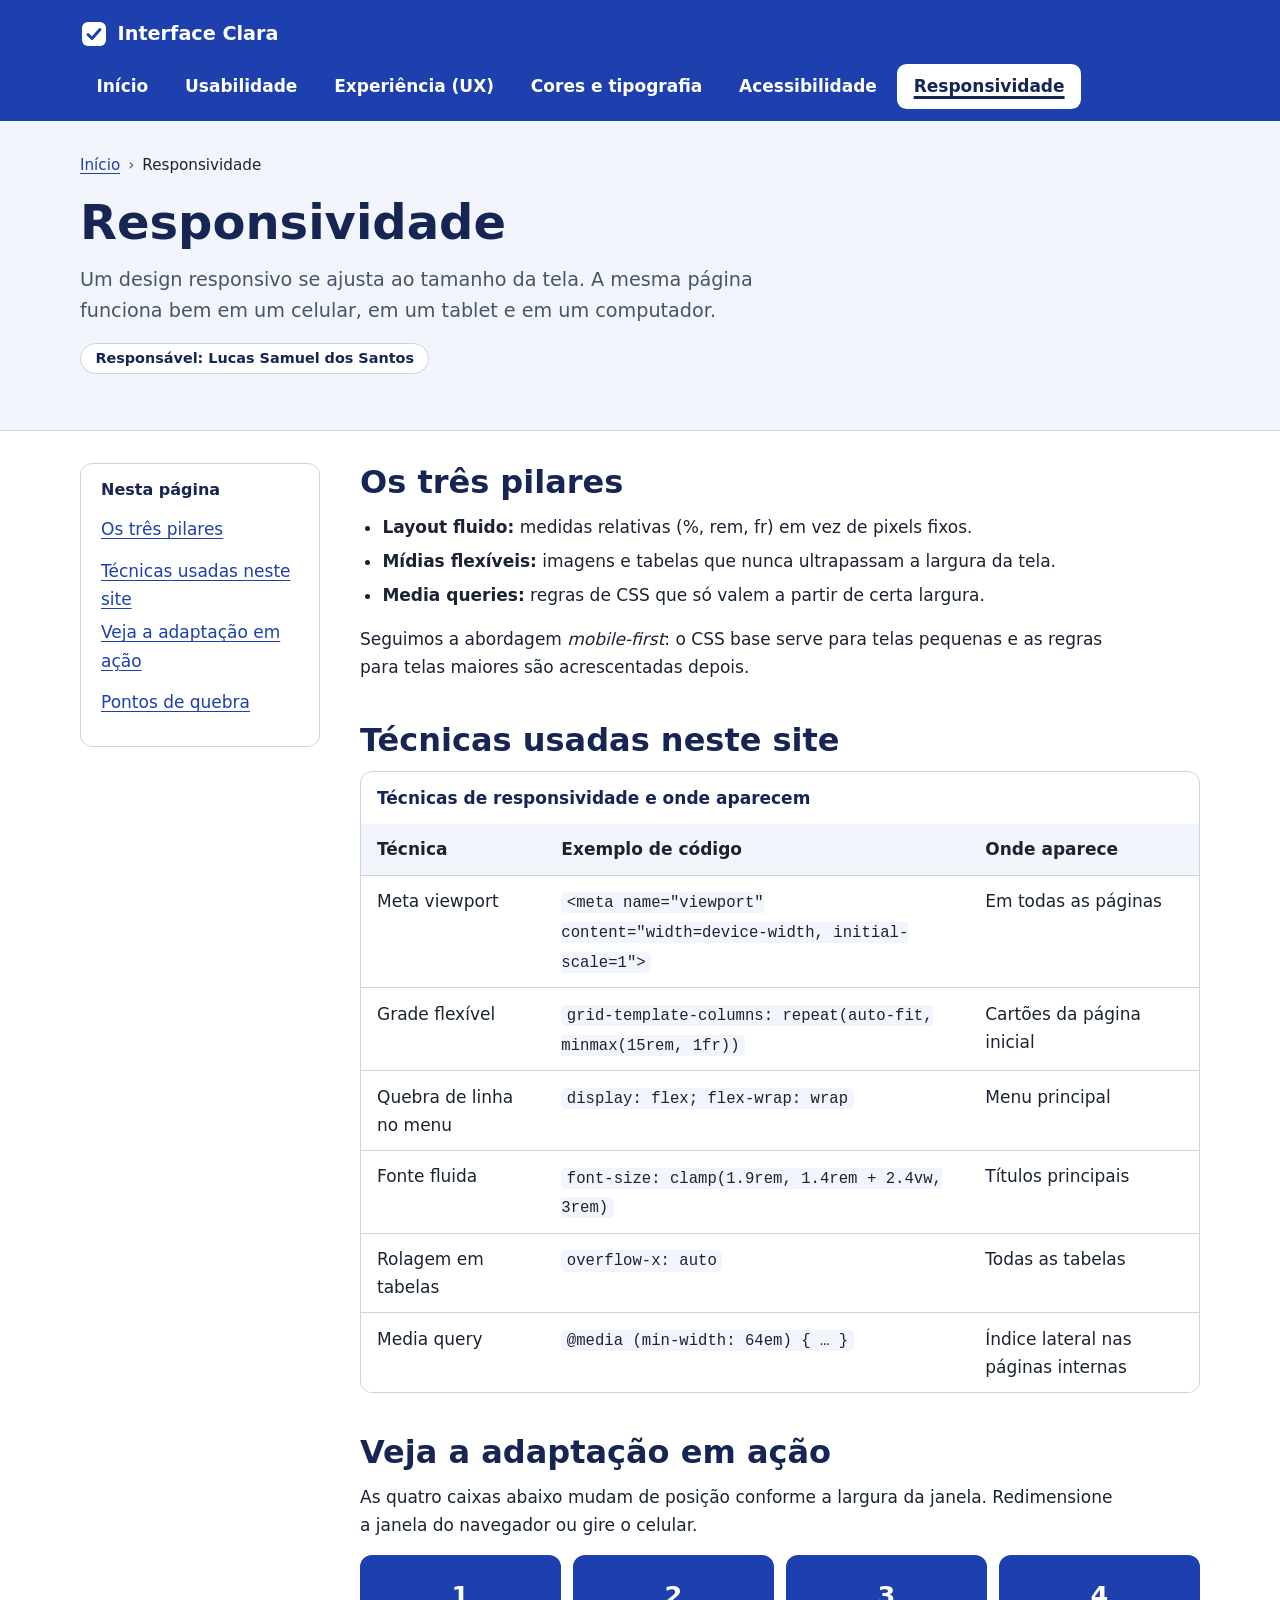
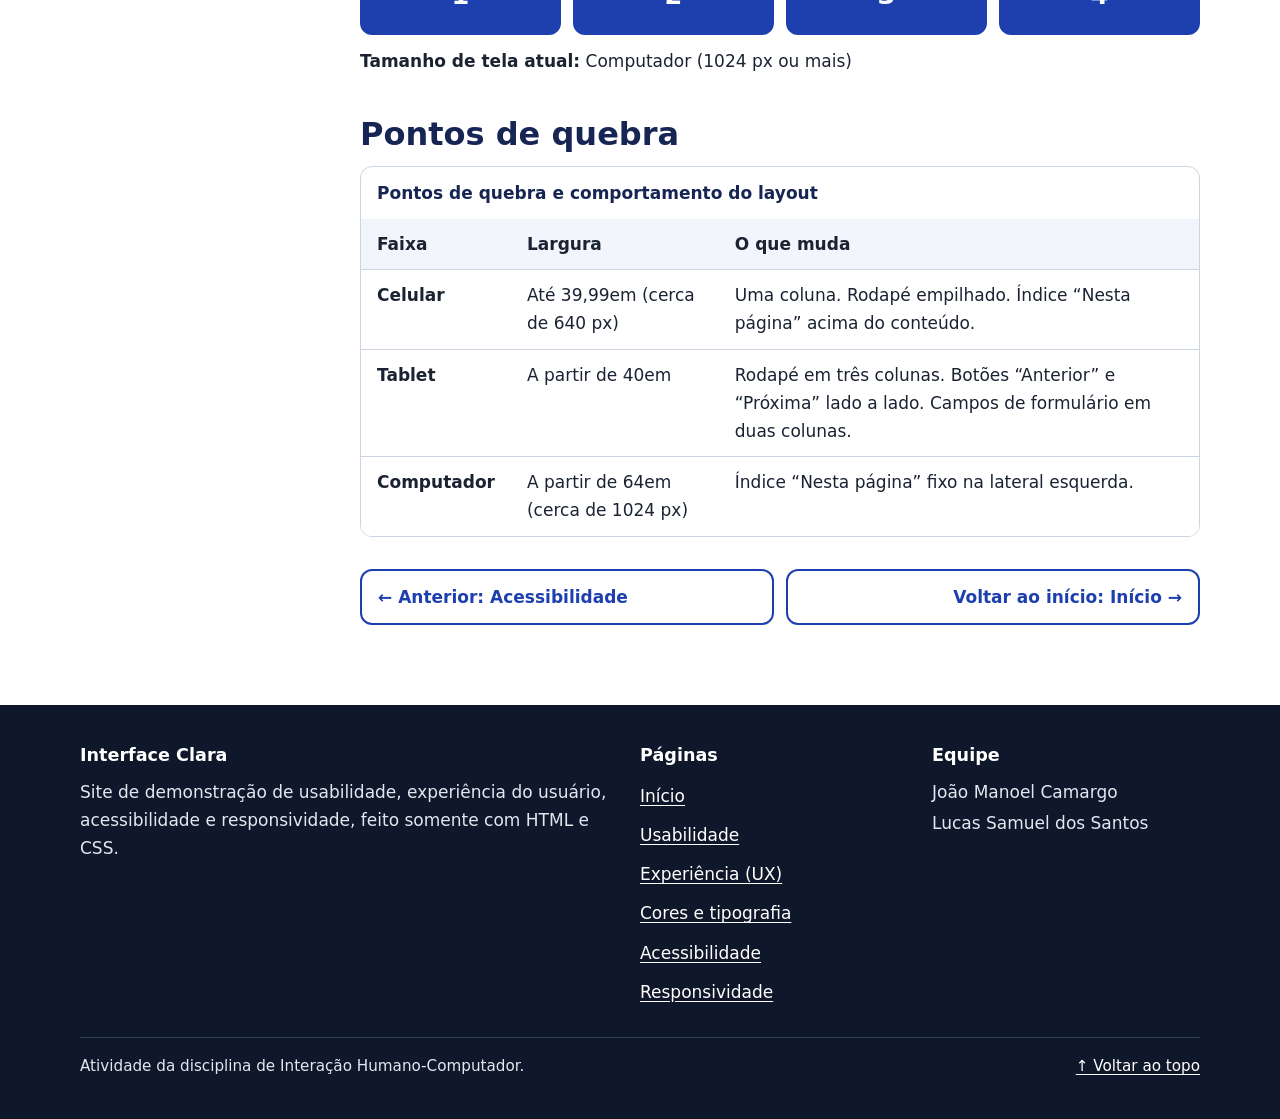
<file: responsividade.html>
<!DOCTYPE html>
<html lang="pt-BR">
<head>
  <meta charset="UTF-8">
  <meta name="viewport" content="width=device-width, initial-scale=1">
  <meta name="description" content="Como o layout do site Interface Clara se adapta a celular, tablet e computador.">
  <meta name="theme-color" content="#1e40af">
  <title>Responsividade — Interface Clara</title>
  <link rel="stylesheet" href="css/base.css">
  <link rel="stylesheet" href="css/responsividade.css">
</head>
<body>
  <a class="skip-link" href="#conteudo">Pular para o conteúdo</a>
  <header class="site-header" id="topo">
    <div class="container header-inner">
      <a class="brand" href="index.html"><svg class="brand-icone" width="28" height="28" viewBox="0 0 28 28" aria-hidden="true" focusable="false"><rect x="2" y="2" width="24" height="24" rx="6" fill="#fff"/><path d="M8 14.5l4 4 8-9" fill="none" stroke="#1e40af" stroke-width="3" stroke-linecap="round" stroke-linejoin="round"/></svg><span>Interface Clara</span></a>
      <nav aria-label="Menu principal">
        <ul class="menu">
          <li><a href="index.html">Início</a></li>
          <li><a href="heuristicas.html">Usabilidade</a></li>
          <li><a href="ux.html">Experiência (UX)</a></li>
          <li><a href="cores-tipografia.html">Cores e tipografia</a></li>
          <li><a href="acessibilidade.html">Acessibilidade</a></li>
          <li><a href="responsividade.html" aria-current="page">Responsividade</a></li>
        </ul>
      </nav>
    </div>
  </header>

  <main id="conteudo">
    <div class="page-hero">
      <div class="container">
        <nav class="breadcrumb" aria-label="Você está em">
          <ol>
            <li><a href="index.html">Início</a></li>
            <li><span aria-current="page">Responsividade</span></li>
          </ol>
        </nav>
        <h1>Responsividade</h1>
        <p class="lead">Um design responsivo se ajusta ao tamanho da tela. A mesma página funciona bem em um celular, em um tablet e em um computador.</p>
        <p class="etiqueta">Responsável: Lucas Samuel dos Santos</p>
      </div>
    </div>

    <div class="container layout">
      <aside class="toc">
        <nav aria-label="Nesta página">
          <h2 class="toc-titulo">Nesta página</h2>
          <ul>
          <li><a href="#tres-pilares">Os três pilares</a></li>
          <li><a href="#tecnicas">Técnicas usadas neste site</a></li>
          <li><a href="#demo">Veja a adaptação em ação</a></li>
          <li><a href="#pontos-de-quebra">Pontos de quebra</a></li>
          </ul>
        </nav>
      </aside>

      <div class="conteudo">
      <section id="tres-pilares" aria-labelledby="tres-pilares-t">
        <h2 id="tres-pilares-t">Os três pilares</h2>
        <ul>
          <li><strong>Layout fluido:</strong> medidas relativas (%, rem, fr) em vez de pixels fixos.</li>
          <li><strong>Mídias flexíveis:</strong> imagens e tabelas que nunca ultrapassam a largura da tela.</li>
          <li><strong>Media queries:</strong> regras de CSS que só valem a partir de certa largura.</li>
        </ul>
        <p>Seguimos a abordagem <em>mobile-first</em>: o CSS base serve para telas pequenas e as regras para telas maiores são acrescentadas depois.</p>
      </section>

      <section id="tecnicas" aria-labelledby="tecnicas-t">
        <h2 id="tecnicas-t">Técnicas usadas neste site</h2>
        <div class="tabela-wrap" role="region" aria-label="Técnicas de responsividade e onde aparecem" tabindex="0">
          <table>
            <caption>Técnicas de responsividade e onde aparecem</caption>
            <thead><tr><th scope="col">Técnica</th><th scope="col">Exemplo de código</th><th scope="col">Onde aparece</th></tr></thead>
            <tbody>
            <tr><td>Meta viewport</td><td><code>&lt;meta name="viewport" content="width=device-width, initial-scale=1"&gt;</code></td><td>Em todas as páginas</td></tr>
            <tr><td>Grade flexível</td><td><code>grid-template-columns: repeat(auto-fit, minmax(15rem, 1fr))</code></td><td>Cartões da página inicial</td></tr>
            <tr><td>Quebra de linha no menu</td><td><code>display: flex; flex-wrap: wrap</code></td><td>Menu principal</td></tr>
            <tr><td>Fonte fluida</td><td><code>font-size: clamp(1.9rem, 1.4rem + 2.4vw, 3rem)</code></td><td>Títulos principais</td></tr>
            <tr><td>Rolagem em tabelas</td><td><code>overflow-x: auto</code></td><td>Todas as tabelas</td></tr>
            <tr><td>Media query</td><td><code>@media (min-width: 64em) { … }</code></td><td>Índice lateral nas páginas internas</td></tr>
            </tbody>
          </table>
        </div>
      </section>

      <section id="demo" aria-labelledby="demo-t">
        <h2 id="demo-t">Veja a adaptação em ação</h2>
        <p>As quatro caixas abaixo mudam de posição conforme a largura da janela. Redimensione a janela do navegador ou gire o celular.</p>
        <div class="demo" aria-hidden="true">
          <div class="demo-caixa">1</div>
          <div class="demo-caixa">2</div>
          <div class="demo-caixa">3</div>
          <div class="demo-caixa">4</div>
        </div>
        <p class="demo-legenda"><strong>Tamanho de tela atual:</strong> <span class="demo-tamanho"></span></p>
      </section>

      <section id="pontos-de-quebra" aria-labelledby="pontos-de-quebra-t">
        <h2 id="pontos-de-quebra-t">Pontos de quebra</h2>
        <div class="tabela-wrap" role="region" aria-label="Pontos de quebra e comportamento do layout" tabindex="0">
          <table>
            <caption>Pontos de quebra e comportamento do layout</caption>
            <thead><tr><th scope="col">Faixa</th><th scope="col">Largura</th><th scope="col">O que muda</th></tr></thead>
            <tbody>
            <tr><th scope="row">Celular</th><td>Até 39,99em (cerca de 640 px)</td><td>Uma coluna. Rodapé empilhado. Índice “Nesta página” acima do conteúdo.</td></tr>
            <tr><th scope="row">Tablet</th><td>A partir de 40em</td><td>Rodapé em três colunas. Botões “Anterior” e “Próxima” lado a lado. Campos de formulário em duas colunas.</td></tr>
            <tr><th scope="row">Computador</th><td>A partir de 64em (cerca de 1024 px)</td><td>Índice “Nesta página” fixo na lateral esquerda.</td></tr>
            </tbody>
          </table>
        </div>
      </section>

  <nav class="pager" aria-label="Navegação entre páginas">
    <a class="ant" rel="prev" href="acessibilidade.html"><span aria-hidden="true">←&nbsp;</span> Anterior: Acessibilidade</a>
    <a class="prox" rel="next" href="index.html">Voltar ao início: Início <span aria-hidden="true">&nbsp;→</span></a>
  </nav>
      </div>
    </div>
  </main>

  <footer class="site-footer">
    <div class="container">
      <div class="footer-grid">
        <div>
          <h2>Interface Clara</h2>
          <p>Site de demonstração de usabilidade, experiência do usuário, acessibilidade e responsividade, feito somente com HTML e CSS.</p>
        </div>
        <nav aria-label="Páginas do site">
          <h2>Páginas</h2>
          <ul>
          <li><a href="index.html">Início</a></li>
          <li><a href="heuristicas.html">Usabilidade</a></li>
          <li><a href="ux.html">Experiência (UX)</a></li>
          <li><a href="cores-tipografia.html">Cores e tipografia</a></li>
          <li><a href="acessibilidade.html">Acessibilidade</a></li>
          <li><a href="responsividade.html">Responsividade</a></li>
          </ul>
        </nav>
        <div>
          <h2>Equipe</h2>
          <ul>
            <li>João Manoel Camargo</li>
            <li>Lucas Samuel dos Santos</li>
          </ul>
        </div>
      </div>
      <div class="footer-base">
        <p>Atividade da disciplina de Interação Humano-Computador.</p>
        <a href="#topo">↑ Voltar ao topo</a>
      </div>
    </div>
  </footer>
</body>
</html>
</file>
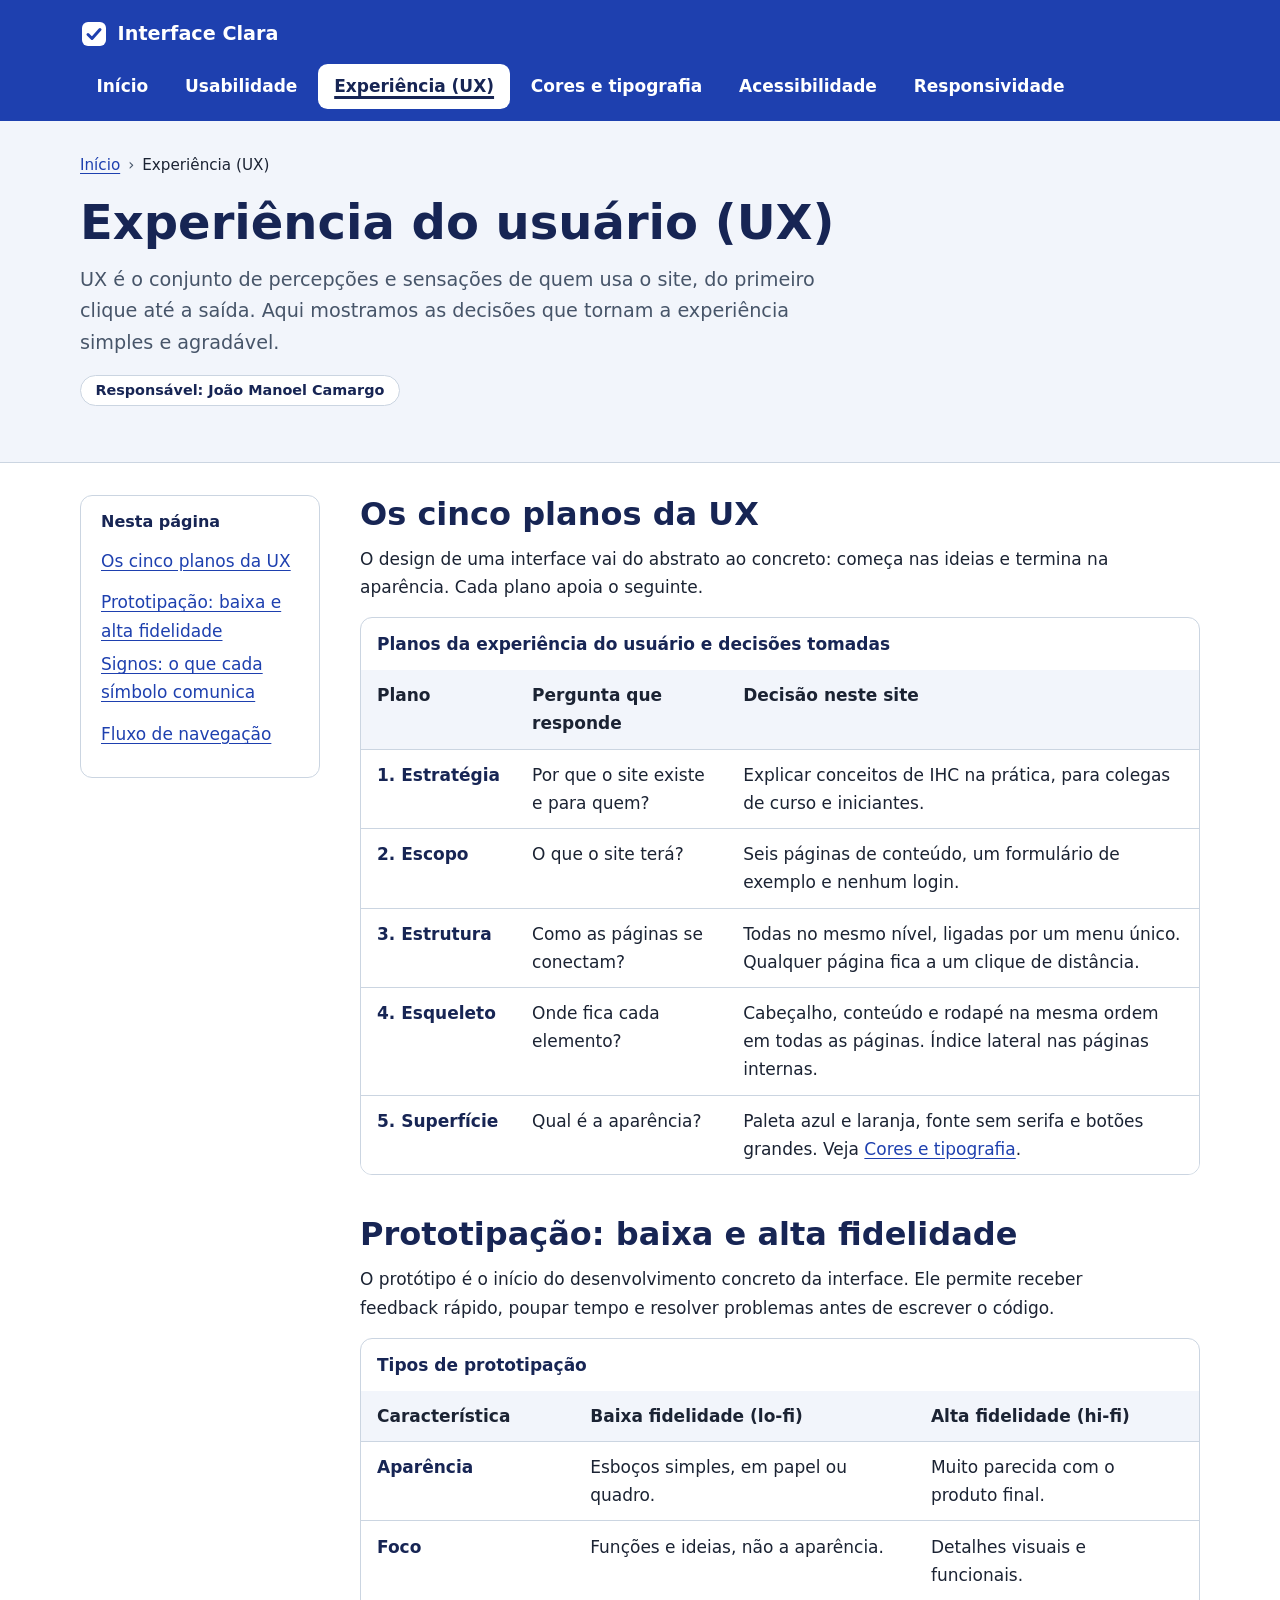
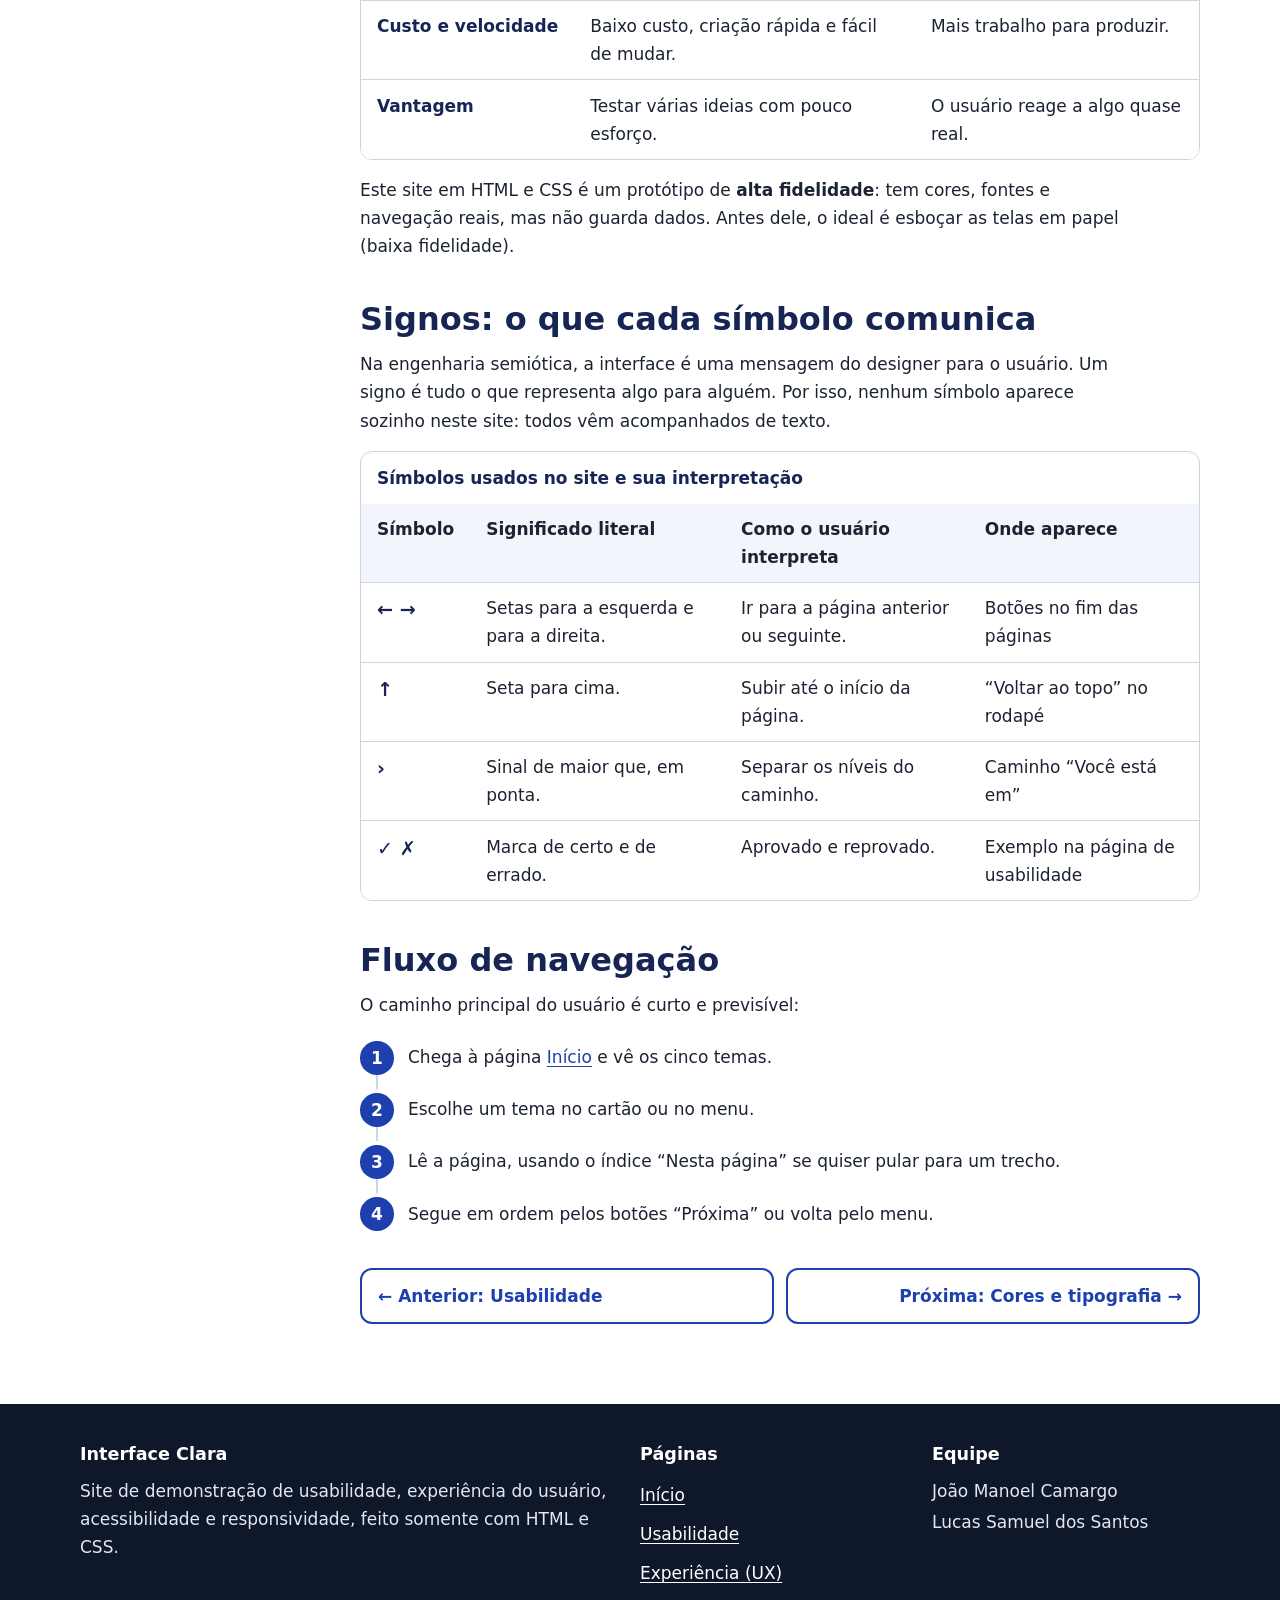
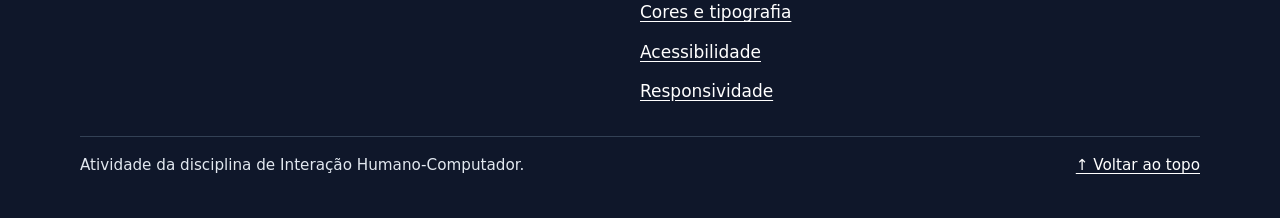
<file: ux.html>
<!DOCTYPE html>
<html lang="pt-BR">
<head>
  <meta charset="UTF-8">
  <meta name="viewport" content="width=device-width, initial-scale=1">
  <meta name="description" content="Planos da experiência do usuário, prototipação e signos aplicados ao site Interface Clara.">
  <meta name="theme-color" content="#1e40af">
  <title>Experiência do usuário (UX) — Interface Clara</title>
  <link rel="stylesheet" href="css/base.css">
  <link rel="stylesheet" href="css/ux.css">
</head>
<body>
  <a class="skip-link" href="#conteudo">Pular para o conteúdo</a>
  <header class="site-header" id="topo">
    <div class="container header-inner">
      <a class="brand" href="index.html"><svg class="brand-icone" width="28" height="28" viewBox="0 0 28 28" aria-hidden="true" focusable="false"><rect x="2" y="2" width="24" height="24" rx="6" fill="#fff"/><path d="M8 14.5l4 4 8-9" fill="none" stroke="#1e40af" stroke-width="3" stroke-linecap="round" stroke-linejoin="round"/></svg><span>Interface Clara</span></a>
      <nav aria-label="Menu principal">
        <ul class="menu">
          <li><a href="index.html">Início</a></li>
          <li><a href="heuristicas.html">Usabilidade</a></li>
          <li><a href="ux.html" aria-current="page">Experiência (UX)</a></li>
          <li><a href="cores-tipografia.html">Cores e tipografia</a></li>
          <li><a href="acessibilidade.html">Acessibilidade</a></li>
          <li><a href="responsividade.html">Responsividade</a></li>
        </ul>
      </nav>
    </div>
  </header>

  <main id="conteudo">
    <div class="page-hero">
      <div class="container">
        <nav class="breadcrumb" aria-label="Você está em">
          <ol>
            <li><a href="index.html">Início</a></li>
            <li><span aria-current="page">Experiência (UX)</span></li>
          </ol>
        </nav>
        <h1>Experiência do usuário (UX)</h1>
        <p class="lead">UX é o conjunto de percepções e sensações de quem usa o site, do primeiro clique até a saída. Aqui mostramos as decisões que tornam a experiência simples e agradável.</p>
        <p class="etiqueta">Responsável: João Manoel Camargo</p>
      </div>
    </div>

    <div class="container layout">
      <aside class="toc">
        <nav aria-label="Nesta página">
          <h2 class="toc-titulo">Nesta página</h2>
          <ul>
          <li><a href="#planos">Os cinco planos da UX</a></li>
          <li><a href="#prototipacao">Prototipação: baixa e alta fidelidade</a></li>
          <li><a href="#signos">Signos: o que cada símbolo comunica</a></li>
          <li><a href="#fluxo">Fluxo de navegação</a></li>
          </ul>
        </nav>
      </aside>

      <div class="conteudo">
      <section id="planos" aria-labelledby="planos-t">
        <h2 id="planos-t">Os cinco planos da UX</h2>
        <p>O design de uma interface vai do abstrato ao concreto: começa nas ideias e termina na aparência. Cada plano apoia o seguinte.</p>
        <div class="tabela-wrap" role="region" aria-label="Planos da experiência do usuário e decisões tomadas" tabindex="0">
          <table>
            <caption>Planos da experiência do usuário e decisões tomadas</caption>
            <thead><tr><th scope="col">Plano</th><th scope="col">Pergunta que responde</th><th scope="col">Decisão neste site</th></tr></thead>
            <tbody>
            <tr><th scope="row">1. Estratégia</th><td>Por que o site existe e para quem?</td><td>Explicar conceitos de IHC na prática, para colegas de curso e iniciantes.</td></tr>
            <tr><th scope="row">2. Escopo</th><td>O que o site terá?</td><td>Seis páginas de conteúdo, um formulário de exemplo e nenhum login.</td></tr>
            <tr><th scope="row">3. Estrutura</th><td>Como as páginas se conectam?</td><td>Todas no mesmo nível, ligadas por um menu único. Qualquer página fica a um clique de distância.</td></tr>
            <tr><th scope="row">4. Esqueleto</th><td>Onde fica cada elemento?</td><td>Cabeçalho, conteúdo e rodapé na mesma ordem em todas as páginas. Índice lateral nas páginas internas.</td></tr>
            <tr><th scope="row">5. Superfície</th><td>Qual é a aparência?</td><td>Paleta azul e laranja, fonte sem serifa e botões grandes. Veja <a href="cores-tipografia.html">Cores e tipografia</a>.</td></tr>
            </tbody>
          </table>
        </div>
      </section>

      <section id="prototipacao" aria-labelledby="prototipacao-t">
        <h2 id="prototipacao-t">Prototipação: baixa e alta fidelidade</h2>
        <p>O protótipo é o início do desenvolvimento concreto da interface. Ele permite receber feedback rápido, poupar tempo e resolver problemas antes de escrever o código.</p>
        <div class="tabela-wrap" role="region" aria-label="Tipos de prototipação" tabindex="0">
          <table>
            <caption>Tipos de prototipação</caption>
            <thead><tr><th scope="col">Característica</th><th scope="col">Baixa fidelidade (lo-fi)</th><th scope="col">Alta fidelidade (hi-fi)</th></tr></thead>
            <tbody>
            <tr><th scope="row">Aparência</th><td>Esboços simples, em papel ou quadro.</td><td>Muito parecida com o produto final.</td></tr>
            <tr><th scope="row">Foco</th><td>Funções e ideias, não a aparência.</td><td>Detalhes visuais e funcionais.</td></tr>
            <tr><th scope="row">Custo e velocidade</th><td>Baixo custo, criação rápida e fácil de mudar.</td><td>Mais trabalho para produzir.</td></tr>
            <tr><th scope="row">Vantagem</th><td>Testar várias ideias com pouco esforço.</td><td>O usuário reage a algo quase real.</td></tr>
            </tbody>
          </table>
        </div>
        <p>Este site em HTML e CSS é um protótipo de <strong>alta fidelidade</strong>: tem cores, fontes e navegação reais, mas não guarda dados. Antes dele, o ideal é esboçar as telas em papel (baixa fidelidade).</p>
      </section>

      <section id="signos" aria-labelledby="signos-t">
        <h2 id="signos-t">Signos: o que cada símbolo comunica</h2>
        <p>Na engenharia semiótica, a interface é uma mensagem do designer para o usuário. Um signo é tudo o que representa algo para alguém. Por isso, nenhum símbolo aparece sozinho neste site: todos vêm acompanhados de texto.</p>
        <div class="tabela-wrap" role="region" aria-label="Símbolos usados no site e sua interpretação" tabindex="0">
          <table>
            <caption>Símbolos usados no site e sua interpretação</caption>
            <thead><tr><th scope="col">Símbolo</th><th scope="col">Significado literal</th><th scope="col">Como o usuário interpreta</th><th scope="col">Onde aparece</th></tr></thead>
            <tbody>
            <tr><th scope="row">←  →</th><td>Setas para a esquerda e para a direita.</td><td>Ir para a página anterior ou seguinte.</td><td>Botões no fim das páginas</td></tr>
            <tr><th scope="row">↑</th><td>Seta para cima.</td><td>Subir até o início da página.</td><td>“Voltar ao topo” no rodapé</td></tr>
            <tr><th scope="row">›</th><td>Sinal de maior que, em ponta.</td><td>Separar os níveis do caminho.</td><td>Caminho “Você está em”</td></tr>
            <tr><th scope="row">✓  ✗</th><td>Marca de certo e de errado.</td><td>Aprovado e reprovado.</td><td>Exemplo na página de usabilidade</td></tr>
            </tbody>
          </table>
        </div>
      </section>

      <section id="fluxo" aria-labelledby="fluxo-t">
        <h2 id="fluxo-t">Fluxo de navegação</h2>
        <p>O caminho principal do usuário é curto e previsível:</p>
        <ol class="fluxo">
          <li>Chega à página <a href="index.html">Início</a> e vê os cinco temas.</li>
          <li>Escolhe um tema no cartão ou no menu.</li>
          <li>Lê a página, usando o índice “Nesta página” se quiser pular para um trecho.</li>
          <li>Segue em ordem pelos botões “Próxima” ou volta pelo menu.</li>
        </ol>
      </section>

  <nav class="pager" aria-label="Navegação entre páginas">
    <a class="ant" rel="prev" href="heuristicas.html"><span aria-hidden="true">←&nbsp;</span> Anterior: Usabilidade</a>
    <a class="prox" rel="next" href="cores-tipografia.html">Próxima: Cores e tipografia <span aria-hidden="true">&nbsp;→</span></a>
  </nav>
      </div>
    </div>
  </main>

  <footer class="site-footer">
    <div class="container">
      <div class="footer-grid">
        <div>
          <h2>Interface Clara</h2>
          <p>Site de demonstração de usabilidade, experiência do usuário, acessibilidade e responsividade, feito somente com HTML e CSS.</p>
        </div>
        <nav aria-label="Páginas do site">
          <h2>Páginas</h2>
          <ul>
          <li><a href="index.html">Início</a></li>
          <li><a href="heuristicas.html">Usabilidade</a></li>
          <li><a href="ux.html">Experiência (UX)</a></li>
          <li><a href="cores-tipografia.html">Cores e tipografia</a></li>
          <li><a href="acessibilidade.html">Acessibilidade</a></li>
          <li><a href="responsividade.html">Responsividade</a></li>
          </ul>
        </nav>
        <div>
          <h2>Equipe</h2>
          <ul>
            <li>João Manoel Camargo</li>
            <li>Lucas Samuel dos Santos</li>
          </ul>
        </div>
      </div>
      <div class="footer-base">
        <p>Atividade da disciplina de Interação Humano-Computador.</p>
        <a href="#topo">↑ Voltar ao topo</a>
      </div>
    </div>
  </footer>
</body>
</html>
</file>
<file: css/base.css>
:root {
  --texto: #1b2333;
  --texto-suave: #475569;
  --fundo: #ffffff;
  --fundo-suave: #f2f5fb;
  --primaria: #1e40af;
  --primaria-escura: #172554;
  --destaque: #b45309;
  --destaque-escura: #92400e;
  --borda: #cbd5e1;
  --rodape: #0f172a;
  --foco: #b45309;

  --fonte: system-ui, -apple-system, "Segoe UI", Roboto, "Helvetica Neue", Arial, sans-serif;
  --fonte-codigo: ui-monospace, SFMono-Regular, Consolas, "Liberation Mono", monospace;

  --largura: 70rem;
  --raio: 0.75rem;
  --sombra: 0 1px 2px rgba(15, 23, 42, 0.08), 0 4px 14px rgba(15, 23, 42, 0.06);
  --alvo-minimo: 2.75rem;
}

*, *::before, *::after { box-sizing: border-box; }

html { font-size: 100%; scroll-behavior: smooth; scroll-padding-top: 1rem; }

body {
  margin: 0;
  font-family: var(--fonte);
  font-size: 1.0625rem;
  line-height: 1.65;
  color: var(--texto);
  background: var(--fundo);
}

img, svg { max-width: 100%; height: auto; }

h1, h2, h3 { line-height: 1.2; color: var(--primaria-escura); margin: 0 0 0.75rem; }
h1 { font-size: clamp(1.9rem, 1.4rem + 2.4vw, 3rem); }
h2 { font-size: clamp(1.45rem, 1.2rem + 1.1vw, 2rem); }
h3 { font-size: 1.2rem; }
p, ul, ol { margin: 0 0 1rem; }
ul, ol { padding-left: 1.4rem; }
li { margin-bottom: 0.35rem; }

a { color: var(--primaria); text-underline-offset: 0.18em; }
a:hover { color: var(--primaria-escura); text-decoration-thickness: 2px; }

code {
  font-family: var(--fonte-codigo);
  font-size: 0.92em;
  background: var(--fundo-suave);
  padding: 0.1em 0.35em;
  border-radius: 0.3rem;
}
pre {
  font-family: var(--fonte-codigo);
  font-size: 0.9rem;
  background: var(--rodape);
  color: #e2e8f0;
  padding: 1rem;
  border-radius: var(--raio);
  overflow-x: auto;
}
pre code { background: none; padding: 0; color: inherit; }

:focus-visible { outline: 3px solid var(--foco); outline-offset: 3px; }

@media (prefers-reduced-motion: reduce) {
  html { scroll-behavior: auto; }
  *, *::before, *::after { transition: none !important; animation: none !important; }
}

.container { width: min(100% - 2rem, var(--largura)); margin-inline: auto; }

.skip-link {
  position: absolute; left: 1rem; top: -5rem; z-index: 100;
  background: var(--destaque-escura); color: #fff;
  padding: 0.75rem 1rem; border-radius: 0.5rem; font-weight: 700;
}
.skip-link:focus { top: 1rem; color: #fff; }

.visually-hidden {
  position: absolute; width: 1px; height: 1px; overflow: hidden;
  clip: rect(0 0 0 0); white-space: nowrap;
}

.site-header { background: var(--primaria); color: #fff; }
.site-header :focus-visible { outline-color: #fff; }

.header-inner {
  display: flex; flex-wrap: wrap; align-items: center;
  justify-content: space-between; gap: 0.5rem 1.5rem;
  padding-block: 0.75rem;
}
.brand {
  display: inline-flex; align-items: center; gap: 0.6rem;
  min-height: var(--alvo-minimo);
  color: #fff; font-weight: 800; font-size: 1.2rem; text-decoration: none;
}
.brand:hover { color: #fff; text-decoration: underline; }
.brand-icone { flex: none; }

.menu { display: flex; flex-wrap: wrap; gap: 0.25rem; list-style: none; margin: 0; padding: 0; }
.menu li { margin: 0; }
.menu a {
  display: inline-flex; align-items: center;
  min-height: var(--alvo-minimo); padding: 0.4rem 0.9rem;
  color: #fff; text-decoration: none; font-weight: 600;
  border-radius: 0.6rem; border: 2px solid transparent;
  transition: background-color 0.2s;
}
.menu a:hover { background: rgba(255, 255, 255, 0.18); color: #fff; }
.menu a[aria-current="page"] {
  background: #fff; color: var(--primaria-escura);
  text-decoration: underline; text-decoration-thickness: 3px;
  text-underline-offset: 0.25em;
}

.page-hero {
  background: var(--fundo-suave);
  border-bottom: 1px solid var(--borda);
  padding-block: 1.5rem 2rem;
}
.breadcrumb ol {
  display: flex; flex-wrap: wrap; gap: 0.25rem 0.5rem;
  list-style: none; padding: 0; margin: 0 0 1rem; font-size: 0.95rem;
}
.breadcrumb li { margin: 0; }
.breadcrumb li + li::before { content: "›"; margin-right: 0.5rem; color: var(--texto-suave); }
.lead { font-size: 1.2rem; color: var(--texto-suave); max-width: 46rem; margin-bottom: 1rem; }
.etiqueta {
  display: inline-block; font-size: 0.9rem; font-weight: 600;
  background: #fff; color: var(--primaria-escura);
  border: 1px solid var(--borda); border-radius: 999px; padding: 0.15rem 0.9rem;
}

.layout { display: grid; gap: 1.5rem; padding-block: 2rem 3rem; }
.layout > * { min-width: 0; }

.toc { background: #fff; border: 1px solid var(--borda); border-radius: var(--raio); padding: 1rem 1.25rem; align-self: start; }
.toc-titulo { font-size: 1rem; margin-bottom: 0.5rem; }
.toc ul { list-style: none; padding: 0; margin: 0; }
.toc a { display: flex; align-items: center; min-height: var(--alvo-minimo); }

.conteudo section { margin-bottom: 2.5rem; }
.conteudo p, .conteudo ul, .conteudo ol { max-width: 48rem; }
.conteudo section:last-of-type { margin-bottom: 1.5rem; }

.btn {
  display: inline-flex; align-items: center; justify-content: center; gap: 0.4rem;
  min-height: var(--alvo-minimo); padding: 0.6rem 1.3rem;
  font: inherit; font-weight: 700; text-decoration: none; cursor: pointer;
  border: 2px solid transparent; border-radius: 0.6rem;
  transition: background-color 0.2s, color 0.2s;
}
.btn-principal { background: var(--destaque); color: #fff; }
.btn-principal:hover { background: var(--destaque-escura); color: #fff; }
.btn-secundario { background: #fff; color: var(--primaria); border-color: var(--primaria); }
.btn-secundario:hover { background: var(--fundo-suave); color: var(--primaria-escura); }

.cards { display: grid; gap: 1.25rem; grid-template-columns: repeat(auto-fit, minmax(15rem, 1fr)); }
.card {
  position: relative;
  background: #fff; border: 1px solid var(--borda);
  border-radius: var(--raio); padding: 1.25rem; box-shadow: var(--sombra);
}
.card h3 { margin-bottom: 0.4rem; }
.card p:last-child { margin-bottom: 0; }
.card-link a::after { content: ""; position: absolute; inset: 0; border-radius: var(--raio); }
.card-link:hover { border-color: var(--primaria); }
.card-link:focus-within { outline: 3px solid var(--foco); outline-offset: 3px; }
.card-link a:focus-visible { outline: none; }
.card-autor { font-size: 0.9rem; color: var(--texto-suave); }

.tabela-wrap {
  overflow-x: auto; margin-bottom: 1rem;
  border: 1px solid var(--borda); border-radius: var(--raio);
}
table { width: 100%; min-width: 34rem; border-collapse: collapse; background: #fff; }
caption { text-align: left; padding: 0.75rem 1rem; font-weight: 700; color: var(--primaria-escura); }
th, td { text-align: left; vertical-align: top; padding: 0.7rem 1rem; border-top: 1px solid var(--borda); }
thead th { background: var(--fundo-suave); border-top: 0; }
tbody th { font-weight: 700; }

.pager { display: grid; gap: 0.75rem; margin-top: 2rem; }
.pager a {
  display: flex; align-items: center; min-height: var(--alvo-minimo);
  padding: 0.75rem 1rem; border: 2px solid var(--primaria);
  border-radius: var(--raio); font-weight: 700; text-decoration: none;
}
.pager a:hover { background: var(--fundo-suave); }
.pager .prox { justify-content: flex-end; text-align: right; }

.site-footer { background: var(--rodape); color: #e2e8f0; padding-block: 2.5rem 1.5rem; margin-top: 2rem; }
.site-footer a { color: #fff; }
.site-footer :focus-visible { outline-color: #fff; }
.site-footer h2 { color: #fff; font-size: 1.1rem; }
.footer-grid { display: grid; gap: 1.5rem; }
.site-footer ul { list-style: none; padding: 0; margin: 0; }
.site-footer li { margin-bottom: 0.2rem; }
.site-footer li a { display: inline-block; padding: 0.25rem 0; }
.footer-base {
  margin-top: 1.5rem; padding-top: 1rem; border-top: 1px solid #334155;
  display: flex; flex-wrap: wrap; justify-content: space-between; gap: 0.5rem 1rem; font-size: 0.95rem;
}

kbd {
  font-family: var(--fonte-codigo); font-size: 0.88em;
  background: var(--fundo-suave); border: 1px solid var(--borda);
  border-bottom-width: 3px; border-radius: 0.35rem; padding: 0.05em 0.4em;
}

.comparacao { display: grid; gap: 1rem; margin-bottom: 1rem; }
.ex { border: 2px solid var(--borda); border-radius: var(--raio); padding: 1rem 1.25rem; }
.ex h3 { margin-bottom: 0.4rem; }
.ex p:last-child { margin-bottom: 0; }
.ex-ruim { background: #fef2f2; border-color: #991b1b; }
.ex-ruim h3 { color: #991b1b; }
.ex-bom { background: #f0fdf4; border-color: #166534; }
.ex-bom h3 { color: #166534; }

@media (min-width: 40em) {
  .page-hero { padding-block: 2rem 2.5rem; }
  .footer-grid { grid-template-columns: 2fr 1fr 1fr; }
  .comparacao { grid-template-columns: 1fr 1fr; }
  .pager { grid-template-columns: 1fr 1fr; }
  .pager a:only-child { grid-column: 2; }
}

@media (min-width: 64em) {
  .layout { grid-template-columns: 15rem 1fr; gap: 2.5rem; }
  .toc { position: sticky; top: 1rem; }
}
</file>
<file: css/home.css>
.hero {
  background: linear-gradient(135deg, var(--primaria) 0%, var(--primaria-escura) 100%);
  color: #fff;
  padding-block: 3rem 3.5rem;
}
.hero :focus-visible { outline-color: #fff; }
.hero h1 { color: #fff; max-width: 22ch; }
.hero .lead { color: #fff; }
.hero-sobre {
  color: #bfdbfe;
  font-weight: 700; margin-bottom: 0.5rem;
}
.hero-acoes { display: flex; flex-wrap: wrap; gap: 0.75rem; margin: 1.5rem 0 0; }

.bloco { padding-block: 2.5rem; }
.bloco-suave { background: var(--fundo-suave); }
.bloco > .container > p { max-width: 48rem; }

.bloco-suave .tabela-wrap { background: #fff; }

.ajuda { max-width: 48rem; }
details {
  border: 1px solid var(--borda); border-radius: var(--raio);
  background: #fff; margin-bottom: 0.75rem;
}
summary {
  display: flex; align-items: center; min-height: var(--alvo-minimo);
  padding: 0.5rem 1rem; font-weight: 700; cursor: pointer; color: var(--primaria-escura);
}
details[open] summary { border-bottom: 1px solid var(--borda); }
details p { padding: 0.75rem 1rem 0; }

@media (min-width: 40em) {
  .hero { padding-block: 4.5rem 5rem; }
}
</file>
<file: css/acessibilidade.css>
.formulario {
  display: grid; gap: 1rem;
  max-width: 44rem; padding: 1.25rem;
  background: var(--fundo-suave);
  border: 1px solid var(--borda); border-radius: var(--raio);
}
.formulario > * { margin: 0; }
.obrigatorio-info { font-size: 0.95rem; color: var(--texto-suave); }

label { display: block; font-weight: 700; margin-bottom: 0.3rem; }

input[type="text"], input[type="email"], select, textarea {
  display: block; width: 100%; min-height: var(--alvo-minimo);
  padding: 0.5rem 0.75rem; font: inherit; color: var(--texto);
  background: #fff;
  border: 2px solid #64748b;
  border-radius: 0.5rem;
}
textarea { resize: vertical; }
input:focus-visible, select:focus-visible, textarea:focus-visible {
  outline: 3px solid var(--foco); outline-offset: 2px; border-color: var(--primaria);
}
input:user-invalid, textarea:user-invalid { border-color: #991b1b; }

.dica { font-size: 0.92rem; color: var(--texto-suave); margin: 0.3rem 0 0; }

fieldset { border: 0; padding: 0; margin: 0; min-width: 0; }
legend { font-weight: 700; padding: 0; margin-bottom: 0.2rem; }
.opcao { display: flex; align-items: center; gap: 0.6rem; min-height: var(--alvo-minimo); font-weight: 400; margin: 0; }
input[type="radio"] { width: 1.25rem; height: 1.25rem; accent-color: var(--primaria); }

.acoes { display: flex; flex-wrap: wrap; gap: 0.75rem; }

@media (min-width: 40em) {
  .formulario { grid-template-columns: 1fr 1fr; }
  .obrigatorio-info, .campo-largo, fieldset, .acoes { grid-column: 1 / -1; }
}
</file>
<file: css/cores-tipografia.css>
.amostras { display: grid; gap: 1rem; grid-template-columns: repeat(auto-fit, minmax(10rem, 1fr)); margin-bottom: 1rem; }
.amostra {
  display: flex; flex-direction: column; gap: 0.35rem;
  padding: 1.1rem; border-radius: var(--raio); border: 1px solid var(--borda);
  font-size: 0.95rem; line-height: 1.45;
}
.am-aa { font-size: 2.6rem; font-weight: 800; line-height: 1; }
.amostra code { align-self: flex-start; background: rgba(0, 0, 0, 0.25); color: inherit; }

.am-primaria { background: #1e40af; color: #fff; }
.am-destaque { background: #b45309; color: #fff; }
.am-texto    { background: #1b2333; color: #fff; }
.am-suave    { background: #f2f5fb; color: #1b2333; }
.am-suave code { background: #fff; border: 1px solid var(--borda); }

.tipos { display: grid; gap: 1rem; grid-template-columns: repeat(auto-fit, minmax(15rem, 1fr)); }
.tipo { border: 1px solid var(--borda); border-radius: var(--raio); padding: 1rem 1.25rem; background: #fff; }
.tipo h3 { font-size: 1rem; color: var(--texto-suave); }
.tipo p { font-size: 1.4rem; line-height: 1.35; margin-bottom: 0; }
.t-sans  { font-family: var(--fonte); }
.t-serif { font-family: Georgia, "Times New Roman", Times, serif; }
.t-mono  { font-family: var(--fonte-codigo); font-size: 1.15rem !important; }

.caixa-alta { text-transform: uppercase; letter-spacing: 0.02em; font-weight: 700; }
</file>
<file: css/heuristicas.css>
.conteudo table { min-width: 46rem; }

tbody td:first-child { font-weight: 800; color: var(--primaria); width: 3.5rem; }

tbody tr:nth-child(even) { background: #f8fafc; }

.msg {
  font-family: var(--fonte-codigo);
  font-weight: 700;
  background: #fff;
  border-radius: 0.5rem;
  padding: 0.6rem 0.8rem;
}
</file>
<file: css/responsividade.css>
td code { overflow-wrap: anywhere; }

.demo { display: grid; gap: 0.75rem; grid-template-columns: 1fr; margin-bottom: 0.75rem; }
.demo-caixa {
  display: grid; place-items: center;
  min-height: 5rem; border-radius: var(--raio);
  background: var(--primaria); color: #fff;
  font-size: 1.6rem; font-weight: 800;
}

.demo-tamanho::after { content: "Celular (menos de 640 px)"; }

@media (min-width: 40em) {
  .demo { grid-template-columns: repeat(2, 1fr); }
  .demo-tamanho::after { content: "Tablet (de 640 a 1023 px)"; }
}

@media (min-width: 64em) {
  .demo { grid-template-columns: repeat(4, 1fr); }
  .demo-tamanho::after { content: "Computador (1024 px ou mais)"; }
}
</file>
<file: css/ux.css>
tbody th { color: var(--primaria-escura); white-space: nowrap; }

.fluxo { list-style: none; padding: 0; counter-reset: passo; }
.fluxo li {
  position: relative; counter-increment: passo;
  padding: 0.5rem 0 0.5rem 3rem; margin-bottom: 0.5rem;
}
.fluxo li::before {
  content: counter(passo);
  position: absolute; left: 0; top: 0.35rem;
  width: 2.1rem; height: 2.1rem; border-radius: 50%;
  display: grid; place-items: center;
  background: var(--primaria); color: #fff; font-weight: 800;
}
.fluxo li:not(:last-child)::after {
  content: ""; position: absolute; left: 1.02rem; top: 2.5rem; bottom: -0.6rem;
  width: 2px; background: var(--borda);
}

#signos tbody th { font-size: 1.2rem; }
</file>
